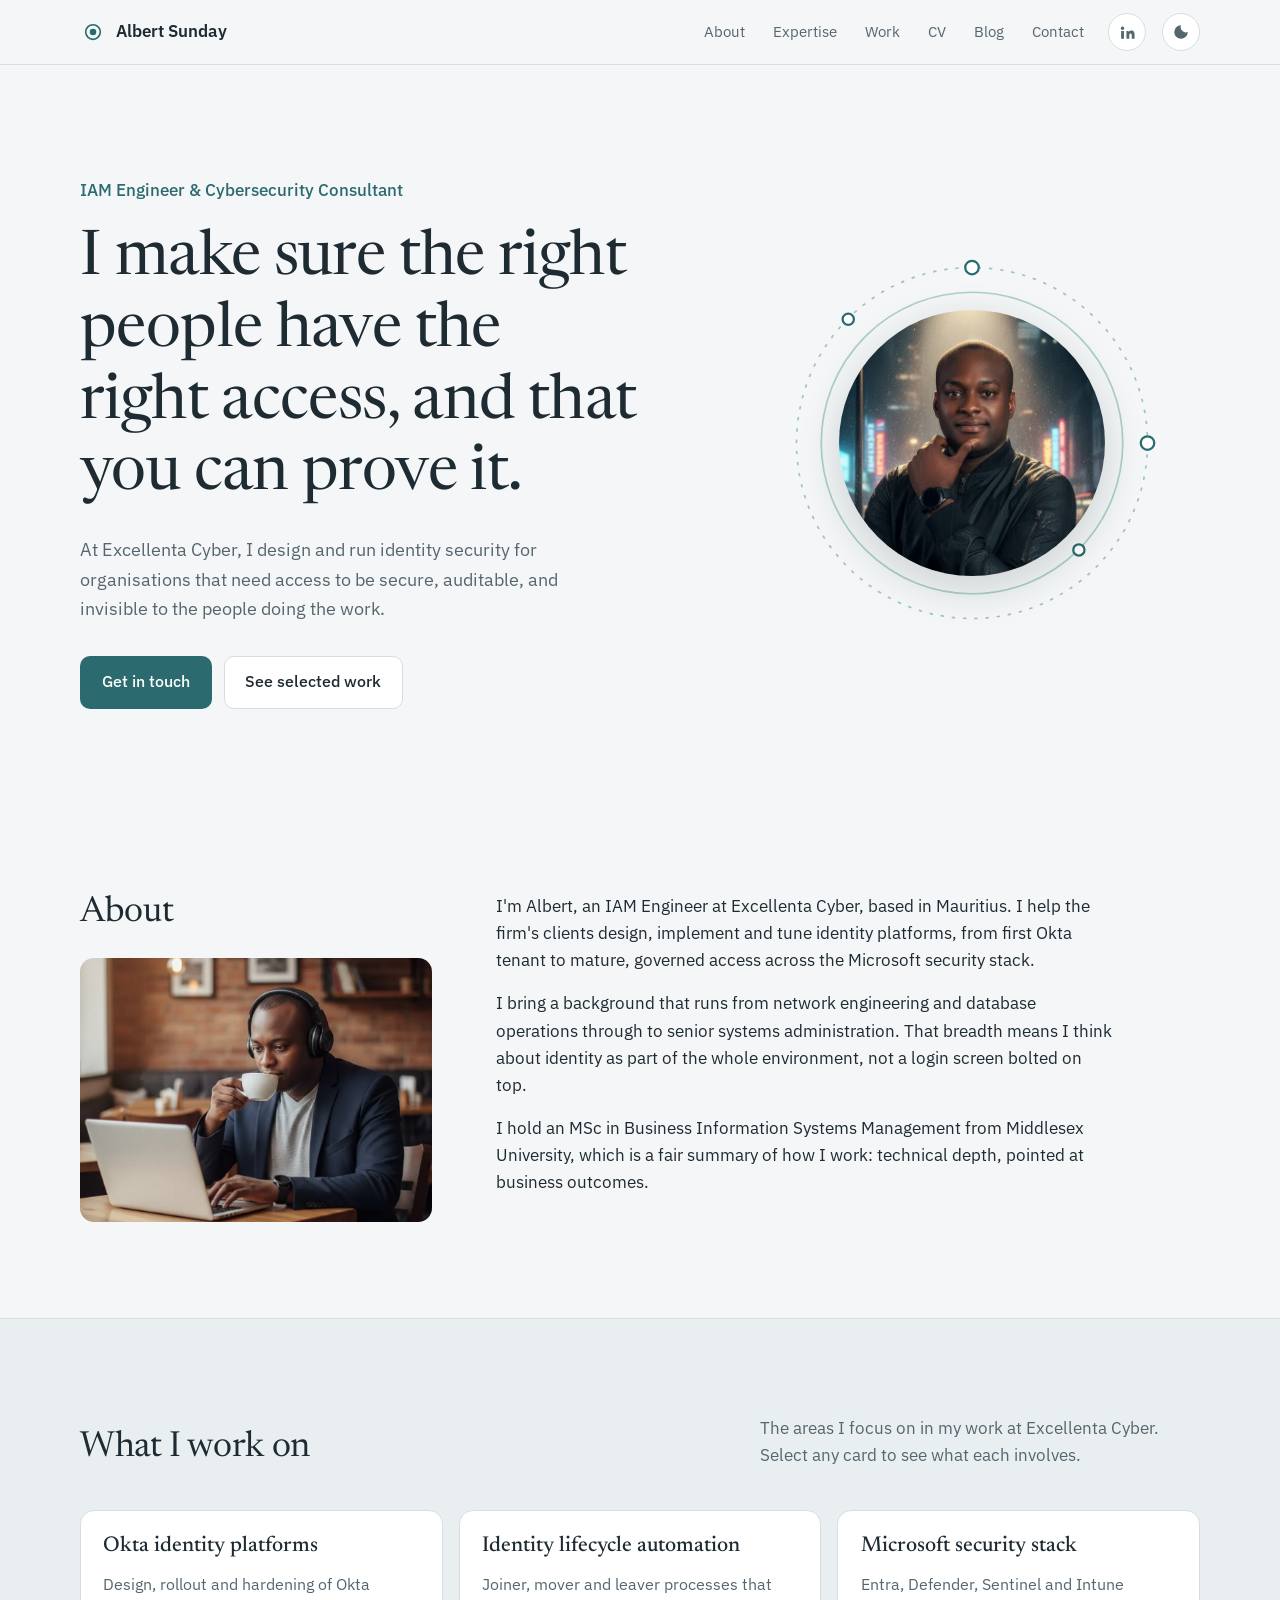
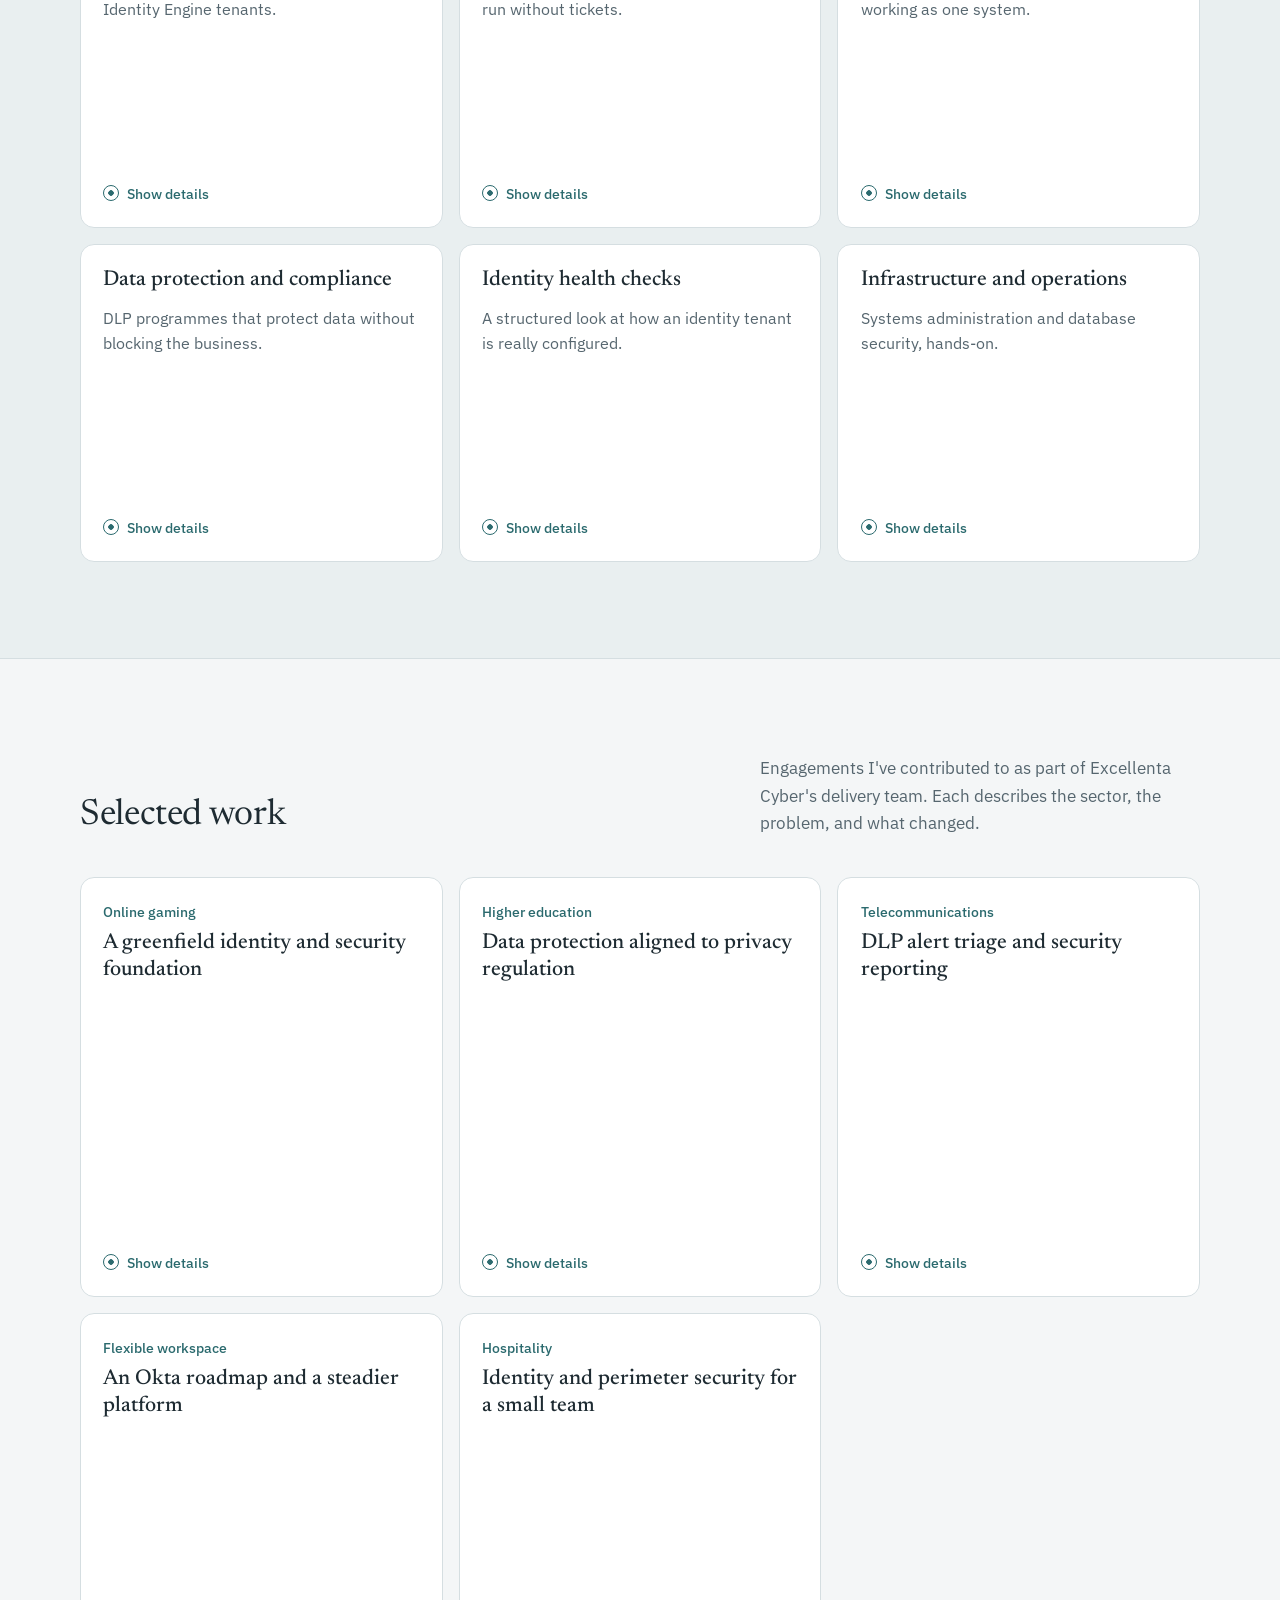
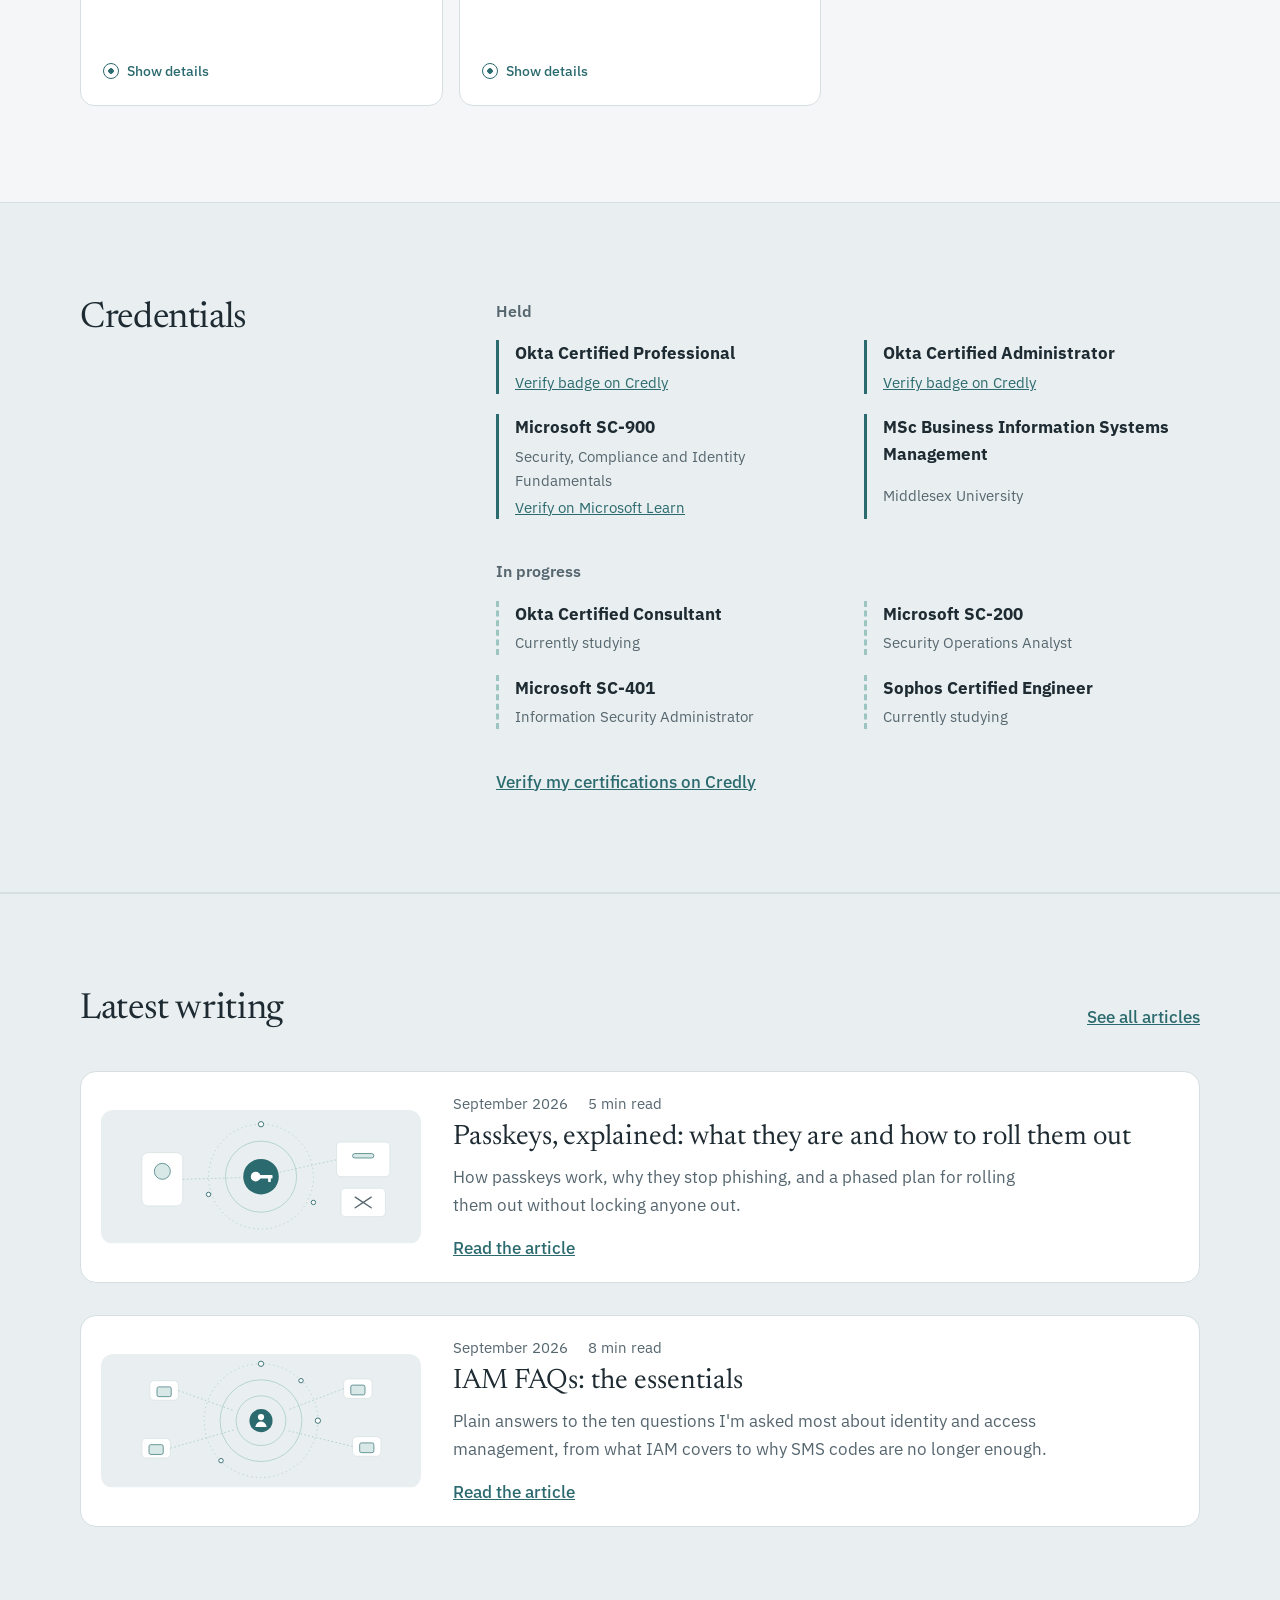
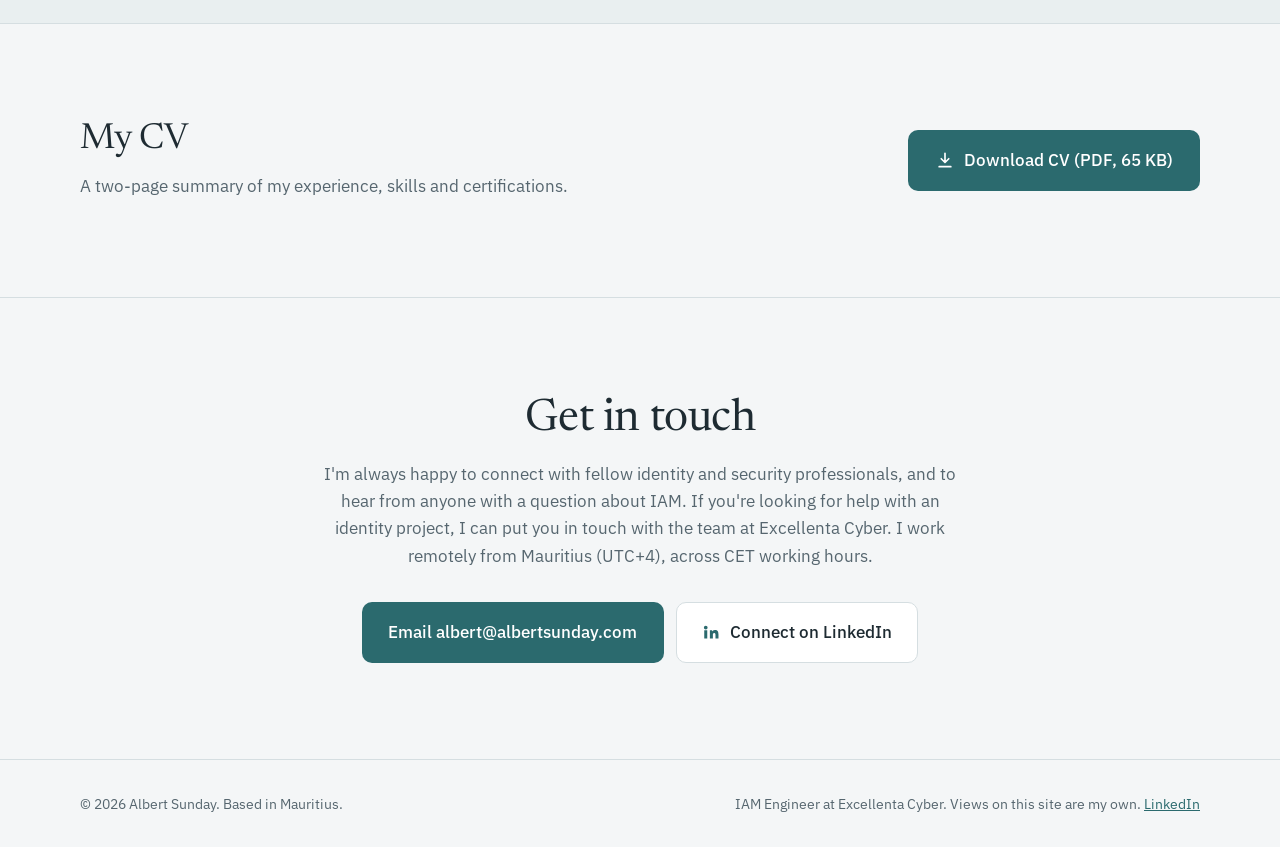
<file: index.html>
<!DOCTYPE html>
<html lang="en">
<head>
  <meta charset="utf-8">
  <meta name="viewport" content="width=device-width, initial-scale=1, viewport-fit=cover">
  <title>Albert Sunday — IAM Engineer &amp; Cybersecurity Consultant</title>
  <meta name="description" content="Albert Sunday is an IAM Engineer at Excellenta Cyber, working with Okta and the Microsoft identity and security stack. Based in Mauritius.">
  <link rel="canonical" href="https://albertsunday.com/">
  <meta property="og:type" content="website">
  <meta property="og:site_name" content="Albert Sunday">
  <meta property="og:title" content="Albert Sunday — IAM Engineer &amp; Cybersecurity Consultant">
  <meta property="og:description" content="Albert Sunday is an IAM Engineer at Excellenta Cyber, working with Okta and the Microsoft identity and security stack. Based in Mauritius.">
  <meta property="og:url" content="https://albertsunday.com/">
  <meta property="og:image" content="https://albertsunday.com/og-image.jpg">
  <meta property="og:image:width" content="1200">
  <meta property="og:image:height" content="630">
  <meta property="og:image:alt" content="Albert Sunday, IAM Engineer and Cybersecurity Consultant">
  <meta name="twitter:card" content="summary_large_image">
  <script type="application/ld+json">{"@context": "https://schema.org", "@type": "Person", "name": "Albert Sunday", "url": "https://albertsunday.com/", "image": "https://albertsunday.com/images/portrait.webp", "jobTitle": "IAM Engineer", "worksFor": {"@type": "Organization", "name": "Excellenta Cyber"}, "address": {"@type": "PostalAddress", "addressCountry": "MU"}, "knowsAbout": ["Identity and access management", "Okta", "Microsoft Entra ID", "Microsoft Purview", "Single sign-on", "Multi-factor authentication", "SCIM provisioning"], "sameAs": ["https://www.linkedin.com/in/albert-edidiong-168b92b1/", "https://www.credly.com/users/albert-sunday.f119caf0", "https://github.com/Albert-svg"]}</script>
  <link rel="icon" href="favicon.svg" type="image/svg+xml">
  <link rel="preconnect" href="https://fonts.googleapis.com">
  <link rel="preconnect" href="https://fonts.gstatic.com" crossorigin>
  <link href="https://fonts.googleapis.com/css2?family=IBM+Plex+Sans:wght@400;500;600&family=Newsreader:opsz,wght@6..72,400;6..72,500&display=swap" rel="stylesheet">
  <link rel="stylesheet" href="styles.css?v=6">
</head>
<body>
  <a class="skip" href="#main">Skip to content</a>

  <header class="site-header">
    <div class="wrap header-inner">
      <a class="brand" href="#top" aria-label="Albert Sunday, back to top">
        <svg class="brand-mark" viewBox="0 0 64 64" aria-hidden="true"><circle cx="32" cy="32" r="18" fill="none" stroke="currentColor" stroke-width="4"/><circle cx="32" cy="32" r="8" fill="currentColor"/></svg>
        Albert Sunday
      </a>
      <nav aria-label="Main">
        <ul class="nav-list">
          <li><a href="#about">About</a></li>
          <li><a href="#expertise">Expertise</a></li>
          <li><a href="#work">Work</a></li>
          <li><a href="#cv">CV</a></li>
          <li><a href="/blog/">Blog</a></li>
          <li><a href="#contact">Contact</a></li>
        </ul>
      </nav>
      <a class="icon-link" href="https://www.linkedin.com/in/albert-edidiong-168b92b1/" target="_blank" rel="noopener noreferrer" aria-label="Albert on LinkedIn (opens in a new tab)">
        <svg viewBox="0 0 24 24" aria-hidden="true"><path fill="currentColor" d="M4.98 3.5a2.5 2.5 0 1 1 0 5 2.5 2.5 0 0 1 0-5zM3 9.75h4v11H3v-11zm6.5 0h3.83v1.5h.05c.53-1 1.84-2.06 3.79-2.06 4.05 0 4.8 2.67 4.8 6.13v5.43h-4v-4.82c0-1.15-.02-2.63-1.6-2.63-1.61 0-1.86 1.25-1.86 2.55v4.9h-4v-11z"/></svg>
      </a>
      <button class="theme-toggle" type="button" aria-label="Switch colour theme">
        <svg viewBox="0 0 24 24" aria-hidden="true"><path d="M12 3a9 9 0 1 0 9 9 7 7 0 0 1-9-9z" fill="currentColor"/></svg>
      </button>
    </div>
  </header>

  <main id="main">
    <!-- Hero -->
    <section class="hero" id="top">
      <div class="wrap hero-grid">
        <div class="hero-text">
          <p class="hero-role">IAM Engineer &amp; Cybersecurity Consultant</p>
          <h1>I make sure the right people have the right access, and that you can prove it.</h1>
          <p class="hero-lede">At Excellenta Cyber, I design and run identity security for organisations that need access to be secure, auditable, and invisible to the people doing the work.</p>
          <div class="hero-actions">
            <a class="btn btn-primary" href="#contact">Get in touch</a>
            <a class="btn btn-quiet" href="#work">See selected work</a>
          </div>
        </div>
        <figure class="hero-figure">
          <div class="portrait-wrap">
            <svg viewBox="0 0 320 320" class="rings" aria-hidden="true">
              <circle cx="160" cy="160" r="156" class="ring r1"/>
              <circle cx="160" cy="160" r="134" class="ring r2"/>
              <g class="nodes">
                <circle cx="160" cy="4"   r="6"/>
                <circle cx="316" cy="160" r="6"/>
                <circle cx="50"  cy="50"  r="5"/>
                <circle cx="255" cy="255" r="5"/>
              </g>
            </svg>
            <img class="portrait" src="images/portrait.webp" width="560" height="560" alt="Portrait of Albert Sunday">
          </div>
        </figure>
      </div>
    </section>

    <!-- About -->
    <section class="section" id="about" aria-labelledby="about-title">
      <div class="wrap about-grid">
        <div class="about-side">
          <h2 id="about-title">About</h2>
          <img class="about-photo" src="images/working.webp" width="960" height="720" loading="lazy" alt="Albert working on a laptop in a café">
        </div>
        <div class="prose">
          <p>I'm Albert, an IAM Engineer at Excellenta Cyber, based in Mauritius. I help the firm's clients design, implement and tune identity platforms, from first Okta tenant to mature, governed access across the Microsoft security stack.</p>
          <p>I bring a background that runs from network engineering and database operations through to senior systems administration. That breadth means I think about identity as part of the whole environment, not a login screen bolted on top.</p>
          <p>I hold an MSc in Business Information Systems Management from Middlesex University, which is a fair summary of how I work: technical depth, pointed at business outcomes.</p>
        </div>
      </div>
    </section>

    <!-- Expertise -->
    <section class="section section-tint" id="expertise" aria-labelledby="expertise-title">
      <div class="wrap">
        <div class="section-head">
          <h2 id="expertise-title">What I work on</h2>
          <p>The areas I focus on in my work at Excellenta Cyber. Select any card to see what each involves.</p>
        </div>
        <div class="cards">
          <article class="card">
            <div class="card-inner">
              <button class="card-face card-front" type="button" aria-expanded="false" aria-controls="exp-1">
                <span class="card-title">Okta identity platforms</span>
              <span class="card-line">Design, rollout and hardening of Okta Identity Engine tenants.</span>
                <span class="card-hint">Show details</span>
              </button>
              <div class="card-face card-back" id="exp-1" aria-hidden="true" inert>
                <p>End-to-end Okta work: tenant design, SSO and federation (SAML, OIDC, WS-Federation), SCIM provisioning, and policy that stays readable as the organisation grows.</p>
              <ul class="tags"><li>Okta Identity Engine</li><li>FastPass</li><li>Adaptive MFA</li><li>ThreatInsight</li><li>SCIM</li></ul>
                <button class="card-return" type="button">Flip back</button>
              </div>
            </div>
          </article>

          <article class="card">
            <div class="card-inner">
              <button class="card-face card-front" type="button" aria-expanded="false" aria-controls="exp-2">
                <span class="card-title">Identity lifecycle automation</span>
              <span class="card-line">Joiner, mover and leaver processes that run without tickets.</span>
                <span class="card-hint">Show details</span>
              </button>
              <div class="card-face card-back" id="exp-2" aria-hidden="true" inert>
                <p>Access that follows the person: HR-driven provisioning, role changes that adjust entitlements automatically, and clean, timely deprovisioning when people leave.</p>
              <ul class="tags"><li>Okta Workflows</li><li>Identity Governance</li><li>Access reviews</li></ul>
                <button class="card-return" type="button">Flip back</button>
              </div>
            </div>
          </article>

          <article class="card">
            <div class="card-inner">
              <button class="card-face card-front" type="button" aria-expanded="false" aria-controls="exp-3">
                <span class="card-title">Microsoft security stack</span>
              <span class="card-line">Entra, Defender, Sentinel and Intune working as one system.</span>
                <span class="card-hint">Show details</span>
              </button>
              <div class="card-face card-back" id="exp-3" aria-hidden="true" inert>
                <p>Configuring and connecting Microsoft's security tooling so identity signals, device posture and threat detection inform each other, with Okta or Entra as the identity source.</p>
              <ul class="tags"><li>Microsoft Entra</li><li>Defender</li><li>Sentinel</li><li>Intune</li></ul>
                <button class="card-return" type="button">Flip back</button>
              </div>
            </div>
          </article>

          <article class="card">
            <div class="card-inner">
              <button class="card-face card-front" type="button" aria-expanded="false" aria-controls="exp-4">
                <span class="card-title">Data protection and compliance</span>
              <span class="card-line">DLP programmes that protect data without blocking the business.</span>
                <span class="card-hint">Show details</span>
              </button>
              <div class="card-face card-back" id="exp-4" aria-hidden="true" inert>
                <p>Data classification, Purview DLP policy design, alert triage and reporting, mapped to the regulatory obligations an organisation actually has to meet.</p>
              <ul class="tags"><li>Microsoft Purview</li><li>DLP</li><li>Data classification</li><li>Security reporting</li></ul>
                <button class="card-return" type="button">Flip back</button>
              </div>
            </div>
          </article>

          <article class="card">
            <div class="card-inner">
              <button class="card-face card-front" type="button" aria-expanded="false" aria-controls="exp-5">
                <span class="card-title">Identity health checks</span>
              <span class="card-line">A structured look at how an identity tenant is really configured.</span>
                <span class="card-hint">Show details</span>
              </button>
              <div class="card-face card-back" id="exp-5" aria-hidden="true" inert>
                <p>A structured review of policies, authenticators, admin roles and integrations, delivered as a prioritised list of fixes rather than a wall of findings.</p>
              <ul class="tags"><li>Configuration review</li><li>Policy audit</li><li>Remediation roadmap</li></ul>
                <button class="card-return" type="button">Flip back</button>
              </div>
            </div>
          </article>

          <article class="card">
            <div class="card-inner">
              <button class="card-face card-front" type="button" aria-expanded="false" aria-controls="exp-6">
                <span class="card-title">Infrastructure and operations</span>
              <span class="card-line">Systems administration and database security, hands-on.</span>
                <span class="card-hint">Show details</span>
              </button>
              <div class="card-face card-back" id="exp-6" aria-hidden="true" inert>
                <p>A background in systems administration, database activity monitoring and infrastructure operations. It keeps my identity work grounded in how systems really run.</p>
              <ul class="tags"><li>Systems administration</li><li>Oracle AVDF</li><li>Network engineering</li></ul>
                <button class="card-return" type="button">Flip back</button>
              </div>
            </div>
          </article>
        </div>
      </div>
    </section>

    <!-- Selected work -->
    <section class="section" id="work" aria-labelledby="work-title">
      <div class="wrap">
        <div class="section-head">
          <h2 id="work-title">Selected work</h2>
          <p>Engagements I&#39;ve contributed to as part of Excellenta Cyber&#39;s delivery team. Each describes the sector, the problem, and what changed.</p>
        </div>
        <div class="cards cards-work">
          <article class="card card-work">
            <div class="card-inner">
              <button class="card-face card-front" type="button" aria-expanded="false" aria-controls="work-1">
                <span class="card-sector">Online gaming</span>
              <span class="card-title">A greenfield identity and security foundation</span>
                <span class="card-hint">Show details</span>
              </button>
              <div class="card-face card-back" id="work-1" aria-hidden="true" inert>
                <dl class="case">
                <div><dt>Challenge</dt><dd>A growing operator needed identity and Microsoft 365 security built properly from the start.</dd></div>
                <div><dt>What I did</dt><dd>Designed the Okta tenant and M365 security baseline together, covering SSO, MFA policy and device trust.</dd></div>
                <div><dt>Outcome</dt><dd>A single, governed identity layer across the business, ready to scale.</dd></div>
              </dl>
                <button class="card-return" type="button">Flip back</button>
              </div>
            </div>
          </article>

          <article class="card card-work">
            <div class="card-inner">
              <button class="card-face card-front" type="button" aria-expanded="false" aria-controls="work-2">
                <span class="card-sector">Higher education</span>
              <span class="card-title">Data protection aligned to privacy regulation</span>
                <span class="card-hint">Show details</span>
              </button>
              <div class="card-face card-back" id="work-2" aria-hidden="true" inert>
                <dl class="case">
                <div><dt>Challenge</dt><dd>Sensitive student and staff data needed protection that satisfied privacy law.</dd></div>
                <div><dt>What I did</dt><dd>Worked as part of the team delivering a Purview DLP programme, structuring the project plan and automating how the work was tracked.</dd></div>
                <div><dt>Outcome</dt><dd>Clear visibility of sensitive data and a defensible compliance position.</dd></div>
              </dl>
                <button class="card-return" type="button">Flip back</button>
              </div>
            </div>
          </article>

          <article class="card card-work">
            <div class="card-inner">
              <button class="card-face card-front" type="button" aria-expanded="false" aria-controls="work-3">
                <span class="card-sector">Telecommunications</span>
              <span class="card-title">DLP alert triage and security reporting</span>
                <span class="card-hint">Show details</span>
              </button>
              <div class="card-face card-back" id="work-3" aria-hidden="true" inert>
                <dl class="case">
                <div><dt>Challenge</dt><dd>High volumes of DLP alerts with little signal about what mattered.</dd></div>
                <div><dt>What I did</dt><dd>Ran structured alert triage and produced weekly security reporting for stakeholders.</dd></div>
                <div><dt>Outcome</dt><dd>Faster response to real incidents and reporting leadership could act on.</dd></div>
              </dl>
                <button class="card-return" type="button">Flip back</button>
              </div>
            </div>
          </article>

          <article class="card card-work">
            <div class="card-inner">
              <button class="card-face card-front" type="button" aria-expanded="false" aria-controls="work-4">
                <span class="card-sector">Flexible workspace</span>
              <span class="card-title">An Okta roadmap and a steadier platform</span>
                <span class="card-hint">Show details</span>
              </button>
              <div class="card-face card-back" id="work-4" aria-hidden="true" inert>
                <dl class="case">
                <div><dt>Challenge</dt><dd>An existing Okta environment with recurring issues and no clear direction.</dd></div>
                <div><dt>What I did</dt><dd>Resolved live problems and set out a phased IAM roadmap for the platform.</dd></div>
                <div><dt>Outcome</dt><dd>Fewer disruptions and an agreed plan for what to improve next.</dd></div>
              </dl>
                <button class="card-return" type="button">Flip back</button>
              </div>
            </div>
          </article>

          <article class="card card-work">
            <div class="card-inner">
              <button class="card-face card-front" type="button" aria-expanded="false" aria-controls="work-5">
                <span class="card-sector">Hospitality</span>
              <span class="card-title">Identity and perimeter security for a small team</span>
                <span class="card-hint">Show details</span>
              </button>
              <div class="card-face card-back" id="work-5" aria-hidden="true" inert>
                <dl class="case">
                <div><dt>Challenge</dt><dd>A small organisation needing enterprise-grade access control without enterprise overhead.</dd></div>
                <div><dt>What I did</dt><dd>Implemented Okta for staff access and tightened firewall configuration.</dd></div>
                <div><dt>Outcome</dt><dd>Secure, simple sign-in for staff and a cleaner network boundary.</dd></div>
              </dl>
                <button class="card-return" type="button">Flip back</button>
              </div>
            </div>
          </article>
        </div>
      </div>
    </section>

    <!-- Credentials -->
    <section class="section section-tint" id="credentials" aria-labelledby="cred-title">
      <div class="wrap about-grid">
        <h2 id="cred-title">Credentials</h2>
        <div class="creds-groups">
          <div>
            <h3 class="creds-heading">Held</h3>
            <ul class="creds">
              <li><strong>Okta Certified Professional</strong><a href="https://www.credly.com/badges/529195c6-802a-4eba-8057-f3e198c20491/public_url" target="_blank" rel="noopener noreferrer">Verify badge on Credly</a></li>
              <li><strong>Okta Certified Administrator</strong><a href="https://www.credly.com/badges/7959263e-325c-4fb4-95ea-4f521dfed7fe/public_url" target="_blank" rel="noopener noreferrer">Verify badge on Credly</a></li>
              <li><strong>Microsoft SC-900</strong><span>Security, Compliance and Identity Fundamentals</span><a href="https://learn.microsoft.com/api/credentials/share/en-us/AlbertSunday-0107/98D5DFF57B294CCD?sharingId=953812887DF8CEA6" target="_blank" rel="noopener noreferrer">Verify on Microsoft Learn</a></li>
              <li><strong>MSc Business Information Systems Management</strong><span>Middlesex University</span></li>
            </ul>
          </div>
          <div>
            <h3 class="creds-heading">In progress</h3>
            <ul class="creds creds-progress">
              <li><strong>Okta Certified Consultant</strong><span>Currently studying</span></li>
              <li><strong>Microsoft SC-200</strong><span>Security Operations Analyst</span></li>
              <li><strong>Microsoft SC-401</strong><span>Information Security Administrator</span></li>
              <li><strong>Sophos Certified Engineer</strong><span>Currently studying</span></li>
            </ul>
          </div>
          <p class="creds-verify"><a href="https://www.credly.com/users/albert-sunday.f119caf0" target="_blank" rel="noopener noreferrer">Verify my certifications on Credly</a></p>
        </div>
      </div>
    </section>

    <!-- Latest writing -->
    <section class="section section-tint" id="writing" aria-labelledby="writing-title">
      <div class="wrap">
        <div class="section-head">
          <h2 id="writing-title">Latest writing</h2>
          <p><a class="post-link" href="/blog/">See all articles</a></p>
        </div>
        <ul class="post-list">
          <li class="post">
            <a class="post-thumb" href="/blog/passkeys-explained/" tabindex="-1" aria-hidden="true"><svg class="post-thumb-art" viewBox="0 0 720 300" role="img" aria-label="Illustration: a key linking a device to a website, with a look-alike site blocked">
<rect class="hero-bg" x="0" y="0" width="720" height="300" rx="18"/>
<circle class="hero-ring hero-r1" cx="360" cy="150" r="118"/>
<circle class="hero-ring" cx="360" cy="150" r="80"/>
<g class="hero-apps"><rect x="92" y="96" width="92" height="120" rx="14"/><rect x="530" y="72" width="120" height="78" rx="10"/><rect x="540" y="176" width="100" height="64" rx="10"/></g>
<circle class="hero-core" cx="360" cy="150" r="40"/>
<circle class="hero-person" cx="348" cy="150" r="11"/><rect class="hero-person" x="356" y="146" width="30" height="8" rx="2"/><rect class="hero-person" x="376" y="146" width="6" height="16" rx="1"/>
<g class="hero-links"><line x1="184" y1="156" x2="318" y2="152"/><line x1="402" y1="140" x2="530" y2="112"/></g>
<g class="hero-lock"><rect x="120" y="120" width="36" height="36" rx="18"/><rect x="566" y="98" width="48" height="10" rx="5"/></g>
<g class="hero-nodes"><circle cx="360" cy="32" r="6"/><circle cx="242" cy="190" r="5"/><circle cx="478" cy="208" r="5"/></g>
<path class="hero-block" d="M572 196l36 24M608 196l-36 24"/>
</svg></a>
            <div class="post-text">
              <p class="post-meta"><time datetime="2026-09">September 2026</time><span>5 min read</span></p>
              <h3 class="post-title"><a href="/blog/passkeys-explained/">Passkeys, explained: what they are and how to roll them out</a></h3>
              <p>How passkeys work, why they stop phishing, and a phased plan for rolling them out without locking anyone out.</p>
              <a class="post-link" href="/blog/passkeys-explained/">Read the article</a>
            </div>
          </li>
          <li class="post">
            <a class="post-thumb" href="/blog/iam-faqs/" tabindex="-1" aria-hidden="true"><svg class="post-thumb-art" viewBox="0 0 720 300" role="img" aria-label="Illustration: a central identity surrounded by rings of access, connected to applications">
<rect class="hero-bg" x="0" y="0" width="720" height="300" rx="18"/>
<circle class="hero-ring hero-r1" cx="360" cy="150" r="128"/>
<circle class="hero-ring" cx="360" cy="150" r="92"/>
<circle class="hero-ring" cx="360" cy="150" r="56"/>
<circle class="hero-core" cx="360" cy="150" r="26"/>
<circle class="hero-person" cx="360" cy="142" r="7"/>
<path class="hero-person" d="M347 164c2-8 8-12 13-12s11 4 13 12z"/>
<g class="hero-apps">
<rect x="110" y="60" width="64" height="44" rx="10"/><rect x="92" y="190" width="64" height="44" rx="10"/>
<rect x="546" y="56" width="64" height="44" rx="10"/><rect x="566" y="186" width="64" height="44" rx="10"/>
</g>
<g class="hero-links"><line x1="174" y1="82" x2="300" y2="128"/><line x1="156" y1="212" x2="302" y2="170"/><line x1="546" y1="78" x2="420" y2="126"/><line x1="566" y1="208" x2="418" y2="172"/></g>
<g class="hero-nodes"><circle cx="360" cy="22" r="6"/><circle cx="488" cy="150" r="6"/><circle cx="270" cy="240" r="5"/><circle cx="450" cy="60" r="5"/></g>
<g class="hero-lock"><rect x="126" y="74" width="32" height="22" rx="4"/><rect x="562" y="70" width="32" height="22" rx="4"/><rect x="108" y="204" width="32" height="22" rx="4"/><rect x="582" y="200" width="32" height="22" rx="4"/></g>
</svg></a>
            <div class="post-text">
              <p class="post-meta"><time datetime="2026-09">September 2026</time><span>8 min read</span></p>
              <h3 class="post-title"><a href="/blog/iam-faqs/">IAM FAQs: the essentials</a></h3>
              <p>Plain answers to the ten questions I'm asked most about identity and access management, from what IAM covers to why SMS codes are no longer enough.</p>
              <a class="post-link" href="/blog/iam-faqs/">Read the article</a>
            </div>
          </li>
        </ul>
      </div>
    </section>

    <!-- CV download -->
    <section class="section cv-section" id="cv" aria-labelledby="cv-title">
      <div class="wrap cv-inner">
        <div class="cv-text">
          <h2 id="cv-title">My CV</h2>
          <p>A two-page summary of my experience, skills and certifications.</p>
        </div>
        <a class="btn btn-primary btn-large btn-icon cv-btn" href="Albert-Sunday-CV.pdf" download="Albert-Sunday-CV.pdf">
          <svg viewBox="0 0 24 24" aria-hidden="true"><path fill="none" stroke="currentColor" stroke-width="2" stroke-linecap="round" stroke-linejoin="round" d="M12 4v11m0 0l-4.5-4.5M12 15l4.5-4.5M5 20h14"/></svg>
          Download CV (PDF, 65 KB)
        </a>
      </div>
    </section>

    <!-- Contact -->
    <section class="section contact" id="contact" aria-labelledby="contact-title">
      <div class="wrap contact-inner">
        <h2 id="contact-title">Get in touch</h2>
        <p>I&#39;m always happy to connect with fellow identity and security professionals, and to hear from anyone with a question about IAM. If you&#39;re looking for help with an identity project, I can put you in touch with the team at Excellenta Cyber. I work remotely from Mauritius (UTC+4), across CET working hours.</p>
        <div class="contact-actions">
          <a class="btn btn-primary btn-large" href="mailto:albert@albertsunday.com">Email albert@albertsunday.com</a>
          <a class="btn btn-quiet btn-large btn-icon" href="https://www.linkedin.com/in/albert-edidiong-168b92b1/" target="_blank" rel="noopener noreferrer">
            <svg viewBox="0 0 24 24" aria-hidden="true"><path fill="currentColor" d="M4.98 3.5a2.5 2.5 0 1 1 0 5 2.5 2.5 0 0 1 0-5zM3 9.75h4v11H3v-11zm6.5 0h3.83v1.5h.05c.53-1 1.84-2.06 3.79-2.06 4.05 0 4.8 2.67 4.8 6.13v5.43h-4v-4.82c0-1.15-.02-2.63-1.6-2.63-1.61 0-1.86 1.25-1.86 2.55v4.9h-4v-11z"/></svg>
            Connect on LinkedIn
          </a>
        </div>
      </div>
    </section>
  </main>

  <footer class="site-footer">
    <div class="wrap footer-inner">
      <p>&copy; <span id="year">2026</span> Albert Sunday. Based in Mauritius.</p>
      <p>IAM Engineer at Excellenta Cyber. Views on this site are my own. <a href="https://www.linkedin.com/in/albert-edidiong-168b92b1/" target="_blank" rel="noopener noreferrer">LinkedIn</a></p>
    </div>
  </footer>

  <script src="script.js?v=6"></script>
</body>
</html>
</file>
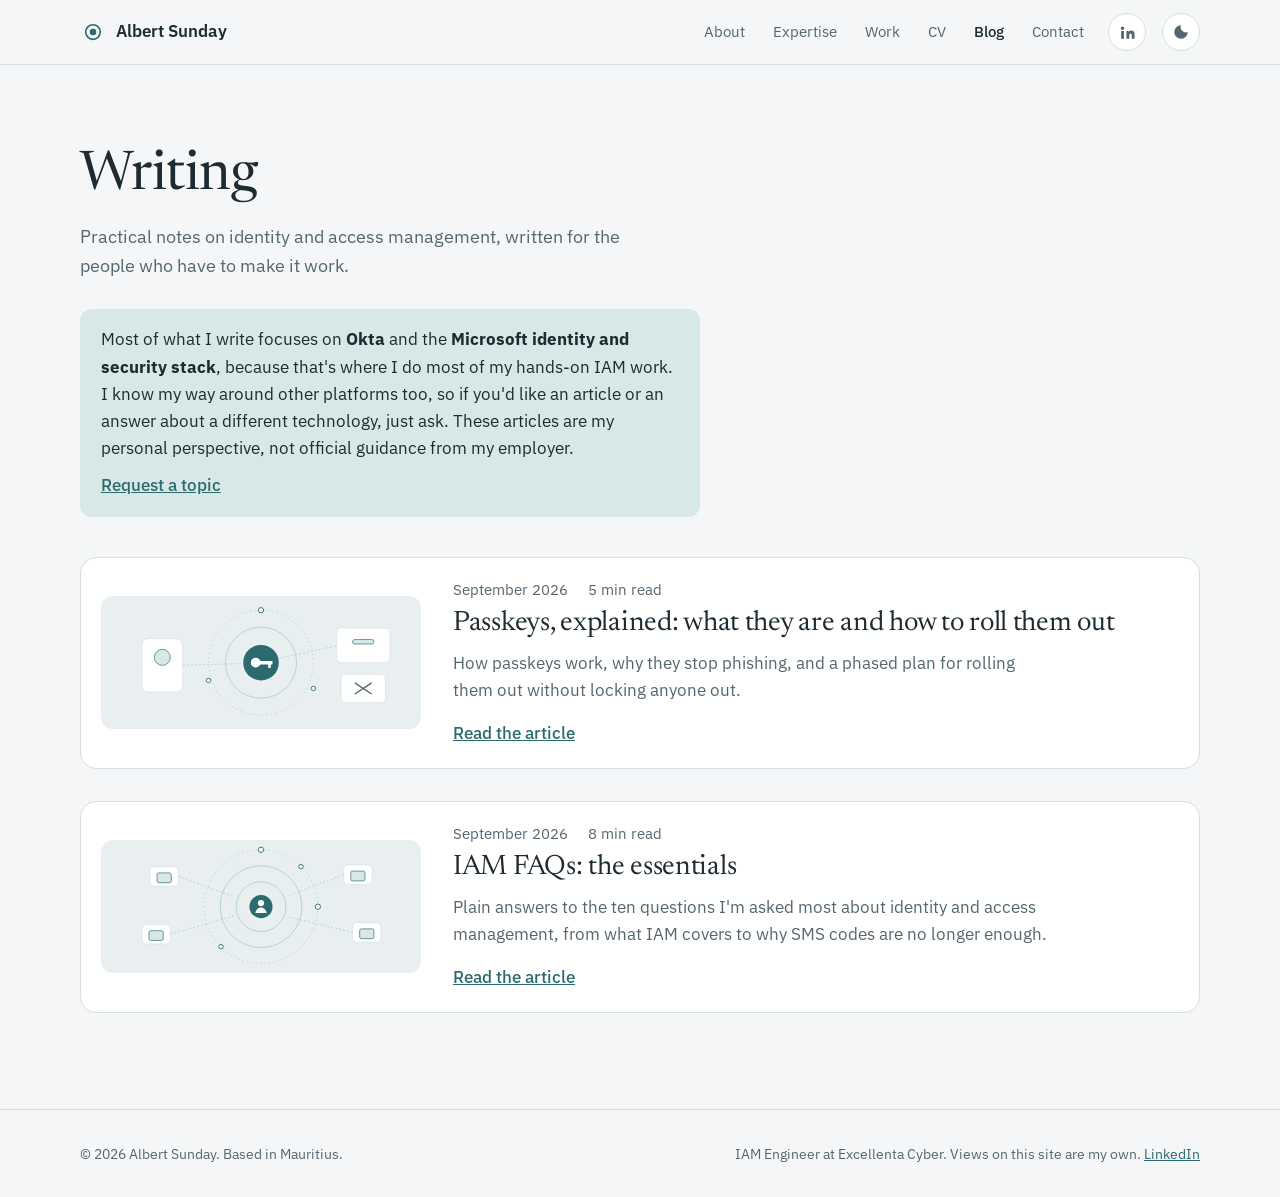
<file: blog/index.html>
<!DOCTYPE html>
<html lang="en">
<head>
  <meta charset="utf-8">
  <meta name="viewport" content="width=device-width, initial-scale=1, viewport-fit=cover">
  <title>Writing | Albert Sunday</title>
  <meta name="description" content="Practical notes on identity and access management by Albert Sunday, IAM Engineer.">
  <link rel="canonical" href="https://albertsunday.com/blog/">
  <meta property="og:type" content="website">
  <meta property="og:site_name" content="Albert Sunday">
  <meta property="og:title" content="Writing | Albert Sunday">
  <meta property="og:description" content="Practical notes on identity and access management by Albert Sunday, IAM Engineer.">
  <meta property="og:url" content="https://albertsunday.com/blog/">
  <meta property="og:image" content="https://albertsunday.com/og-image.jpg">
  <meta property="og:image:width" content="1200">
  <meta property="og:image:height" content="630">
  <meta name="twitter:card" content="summary_large_image">
  <link rel="icon" href="/favicon.svg" type="image/svg+xml">
  <link rel="preconnect" href="https://fonts.googleapis.com">
  <link rel="preconnect" href="https://fonts.gstatic.com" crossorigin>
  <link href="https://fonts.googleapis.com/css2?family=IBM+Plex+Sans:wght@400;500;600&family=Newsreader:opsz,wght@6..72,400;6..72,500&display=swap" rel="stylesheet">
  <link rel="stylesheet" href="/styles.css?v=6">
</head>
<body>
  <a class="skip" href="#main">Skip to content</a>

  <header class="site-header">
    <div class="wrap header-inner">
      <a class="brand" href="/" aria-label="Albert Sunday, home">
        <svg class="brand-mark" viewBox="0 0 64 64" aria-hidden="true"><circle cx="32" cy="32" r="18" fill="none" stroke="currentColor" stroke-width="4"/><circle cx="32" cy="32" r="8" fill="currentColor"/></svg>
        Albert Sunday
      </a>
      <nav aria-label="Main">
        <ul class="nav-list">
          <li><a href="/#about">About</a></li>
          <li><a href="/#expertise">Expertise</a></li>
          <li><a href="/#work">Work</a></li>
          <li><a href="/#cv">CV</a></li>
          <li><a href="/blog/" aria-current="page">Blog</a></li>
          <li><a href="/#contact">Contact</a></li>
        </ul>
      </nav>
      <a class="icon-link" href="https://www.linkedin.com/in/albert-edidiong-168b92b1/" target="_blank" rel="noopener noreferrer" aria-label="Albert on LinkedIn (opens in a new tab)">
        <svg viewBox="0 0 24 24" aria-hidden="true"><path fill="currentColor" d="M4.98 3.5a2.5 2.5 0 1 1 0 5 2.5 2.5 0 0 1 0-5zM3 9.75h4v11H3v-11zm6.5 0h3.83v1.5h.05c.53-1 1.84-2.06 3.79-2.06 4.05 0 4.8 2.67 4.8 6.13v5.43h-4v-4.82c0-1.15-.02-2.63-1.6-2.63-1.61 0-1.86 1.25-1.86 2.55v4.9h-4v-11z"/></svg>
      </a>
      <button class="theme-toggle" type="button" aria-label="Switch colour theme">
        <svg viewBox="0 0 24 24" aria-hidden="true"><path d="M12 3a9 9 0 1 0 9 9 7 7 0 0 1-9-9z" fill="currentColor"/></svg>
      </button>
    </div>
  </header>

  <main id="main">
    <section class="blog-head">
      <div class="wrap">
        <h1>Writing</h1>
        <p class="blog-intro">Practical notes on identity and access management, written for the people who have to make it work.</p>
        <div class="blog-note">
          <p>Most of what I write focuses on <strong>Okta</strong> and the <strong>Microsoft identity and security stack</strong>, because that's where I do most of my hands-on IAM work. I know my way around other platforms too, so if you'd like an article or an answer about a different technology, just ask. These articles are my personal perspective, not official guidance from my employer.</p>
          <a class="post-link" href="mailto:albert@albertsunday.com?subject=Blog%20topic%20request">Request a topic</a>
        </div>
        <ul class="post-list">
          <li class="post">
            <a class="post-thumb" href="/blog/passkeys-explained/" tabindex="-1" aria-hidden="true"><svg class="post-thumb-art" viewBox="0 0 720 300" role="img" aria-label="Illustration: a key linking a device to a website, with a look-alike site blocked">
<rect class="hero-bg" x="0" y="0" width="720" height="300" rx="18"/>
<circle class="hero-ring hero-r1" cx="360" cy="150" r="118"/>
<circle class="hero-ring" cx="360" cy="150" r="80"/>
<g class="hero-apps"><rect x="92" y="96" width="92" height="120" rx="14"/><rect x="530" y="72" width="120" height="78" rx="10"/><rect x="540" y="176" width="100" height="64" rx="10"/></g>
<circle class="hero-core" cx="360" cy="150" r="40"/>
<circle class="hero-person" cx="348" cy="150" r="11"/><rect class="hero-person" x="356" y="146" width="30" height="8" rx="2"/><rect class="hero-person" x="376" y="146" width="6" height="16" rx="1"/>
<g class="hero-links"><line x1="184" y1="156" x2="318" y2="152"/><line x1="402" y1="140" x2="530" y2="112"/></g>
<g class="hero-lock"><rect x="120" y="120" width="36" height="36" rx="18"/><rect x="566" y="98" width="48" height="10" rx="5"/></g>
<g class="hero-nodes"><circle cx="360" cy="32" r="6"/><circle cx="242" cy="190" r="5"/><circle cx="478" cy="208" r="5"/></g>
<path class="hero-block" d="M572 196l36 24M608 196l-36 24"/>
</svg></a>
            <div class="post-text">
              <p class="post-meta"><time datetime="2026-09">September 2026</time><span>5 min read</span></p>
              <h2 class="post-title"><a href="/blog/passkeys-explained/">Passkeys, explained: what they are and how to roll them out</a></h2>
              <p>How passkeys work, why they stop phishing, and a phased plan for rolling them out without locking anyone out.</p>
              <a class="post-link" href="/blog/passkeys-explained/">Read the article</a>
            </div>
          </li>
          <li class="post">
            <a class="post-thumb" href="/blog/iam-faqs/" tabindex="-1" aria-hidden="true"><svg class="post-thumb-art" viewBox="0 0 720 300" role="img" aria-label="Illustration: a central identity surrounded by rings of access, connected to applications">
<rect class="hero-bg" x="0" y="0" width="720" height="300" rx="18"/>
<circle class="hero-ring hero-r1" cx="360" cy="150" r="128"/>
<circle class="hero-ring" cx="360" cy="150" r="92"/>
<circle class="hero-ring" cx="360" cy="150" r="56"/>
<circle class="hero-core" cx="360" cy="150" r="26"/>
<circle class="hero-person" cx="360" cy="142" r="7"/>
<path class="hero-person" d="M347 164c2-8 8-12 13-12s11 4 13 12z"/>
<g class="hero-apps">
<rect x="110" y="60" width="64" height="44" rx="10"/><rect x="92" y="190" width="64" height="44" rx="10"/>
<rect x="546" y="56" width="64" height="44" rx="10"/><rect x="566" y="186" width="64" height="44" rx="10"/>
</g>
<g class="hero-links"><line x1="174" y1="82" x2="300" y2="128"/><line x1="156" y1="212" x2="302" y2="170"/><line x1="546" y1="78" x2="420" y2="126"/><line x1="566" y1="208" x2="418" y2="172"/></g>
<g class="hero-nodes"><circle cx="360" cy="22" r="6"/><circle cx="488" cy="150" r="6"/><circle cx="270" cy="240" r="5"/><circle cx="450" cy="60" r="5"/></g>
<g class="hero-lock"><rect x="126" y="74" width="32" height="22" rx="4"/><rect x="562" y="70" width="32" height="22" rx="4"/><rect x="108" y="204" width="32" height="22" rx="4"/><rect x="582" y="200" width="32" height="22" rx="4"/></g>
</svg></a>
            <div class="post-text">
              <p class="post-meta"><time datetime="2026-09">September 2026</time><span>8 min read</span></p>
              <h2 class="post-title"><a href="/blog/iam-faqs/">IAM FAQs: the essentials</a></h2>
              <p>Plain answers to the ten questions I'm asked most about identity and access management, from what IAM covers to why SMS codes are no longer enough.</p>
              <a class="post-link" href="/blog/iam-faqs/">Read the article</a>
            </div>
          </li>
        </ul>
      </div>
    </section>
  </main>

  <footer class="site-footer">
    <div class="wrap footer-inner">
      <p>&copy; <span id="year">2026</span> Albert Sunday. Based in Mauritius.</p>
      <p>IAM Engineer at Excellenta Cyber. Views on this site are my own. <a href="https://www.linkedin.com/in/albert-edidiong-168b92b1/" target="_blank" rel="noopener noreferrer">LinkedIn</a></p>
    </div>
  </footer>

  <script src="/script.js?v=6"></script>
</body>
</html>
</file>
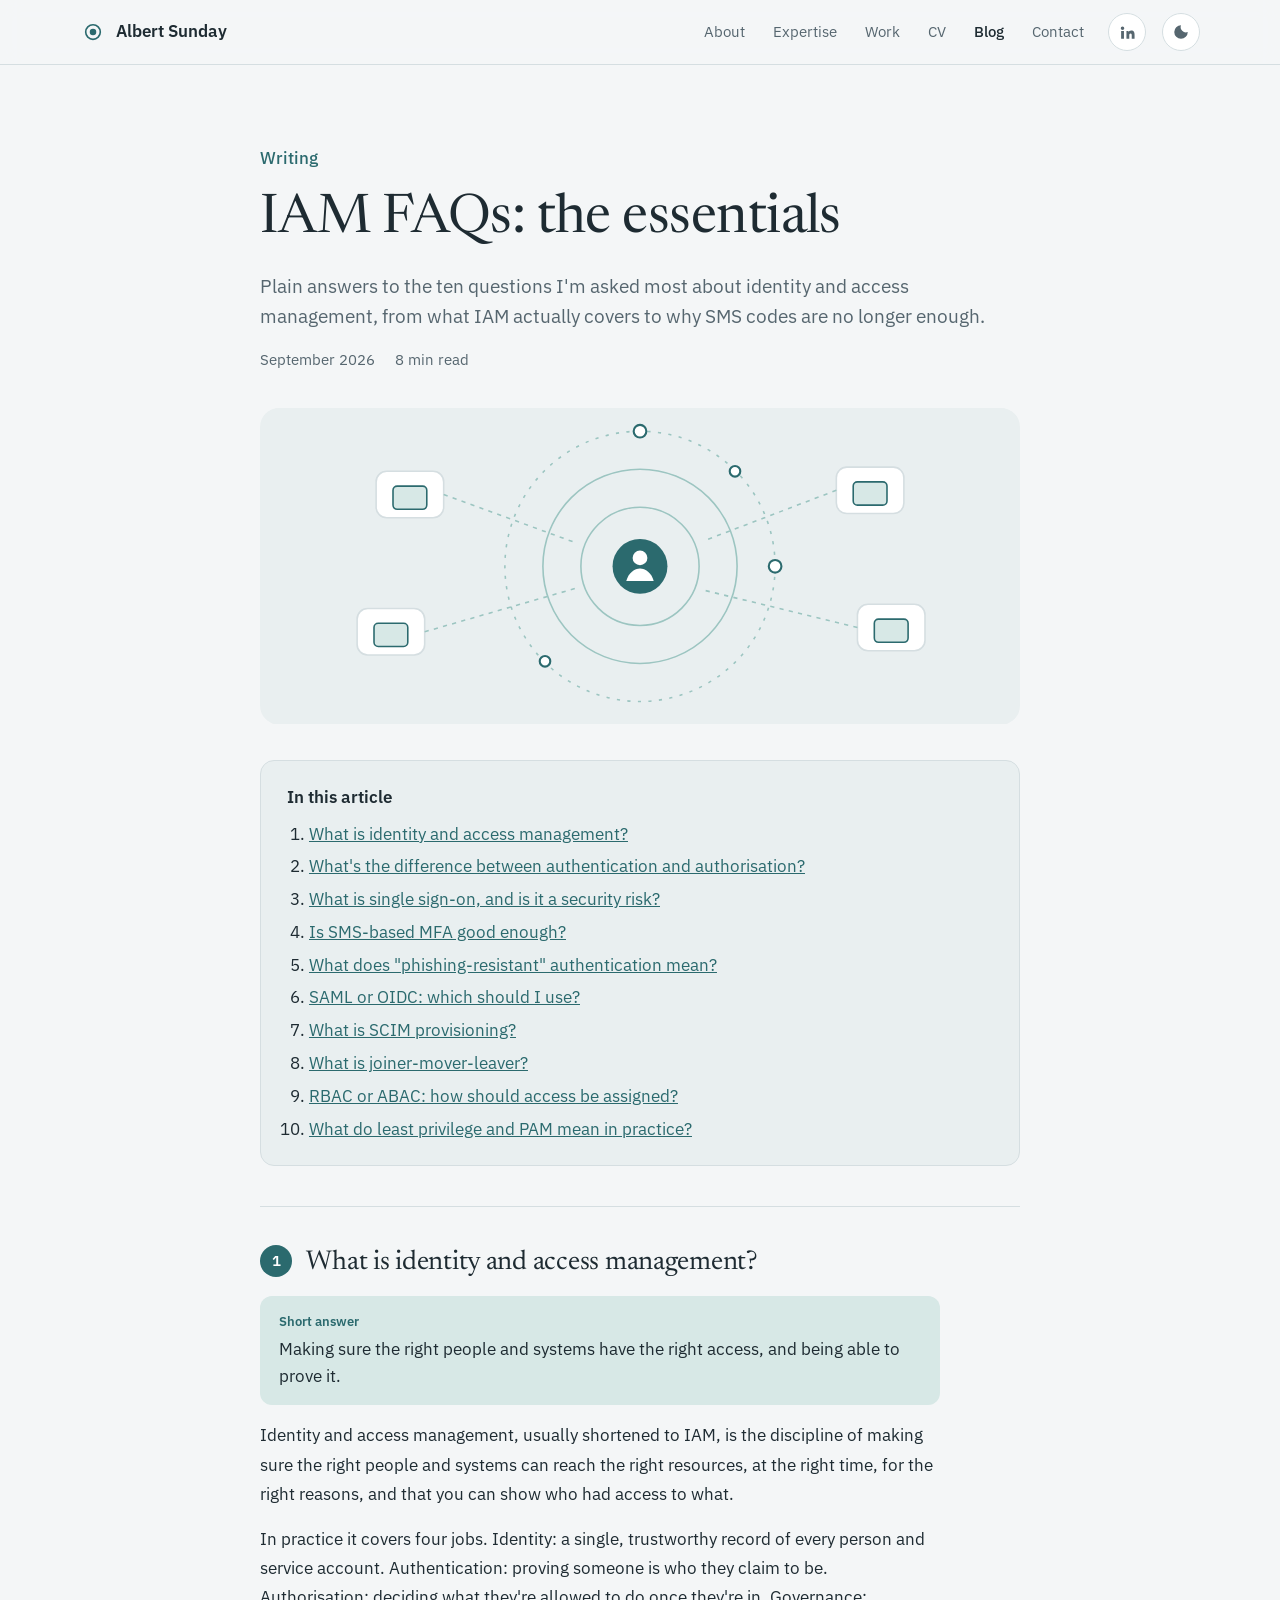
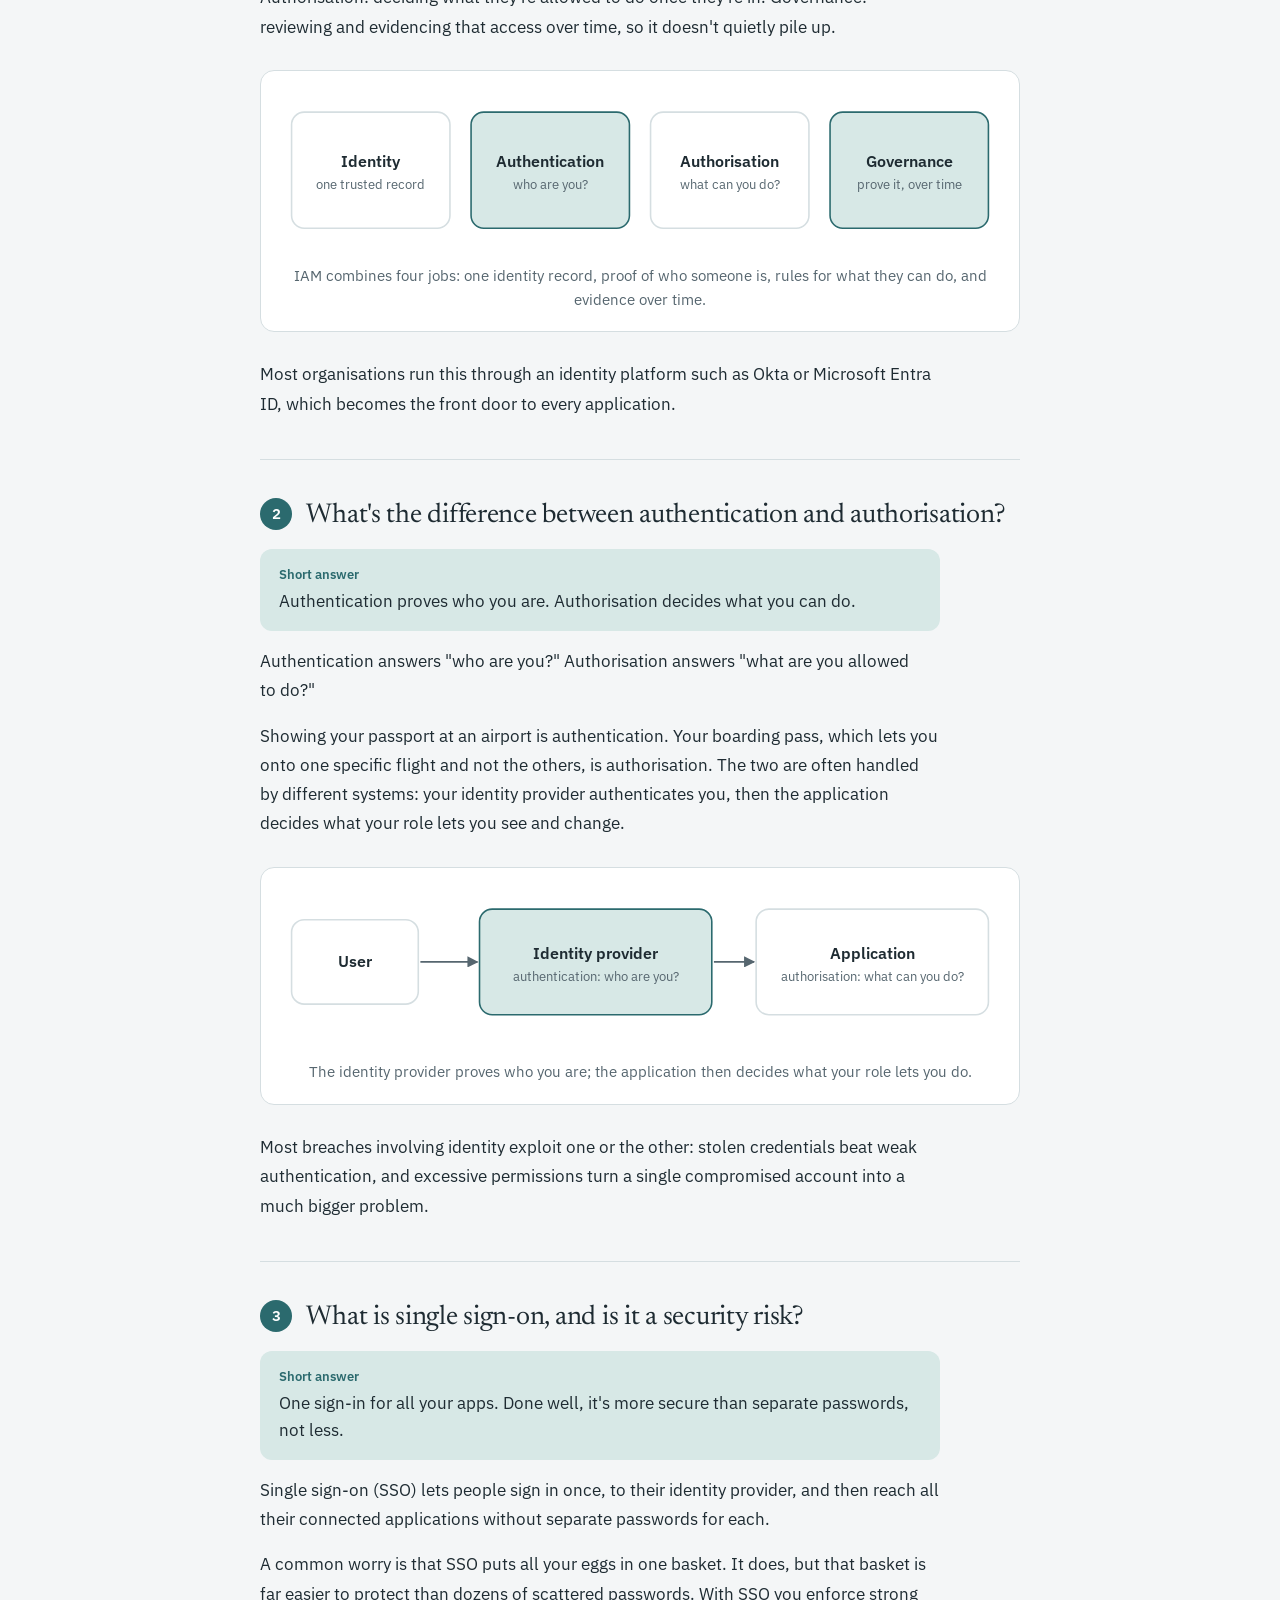
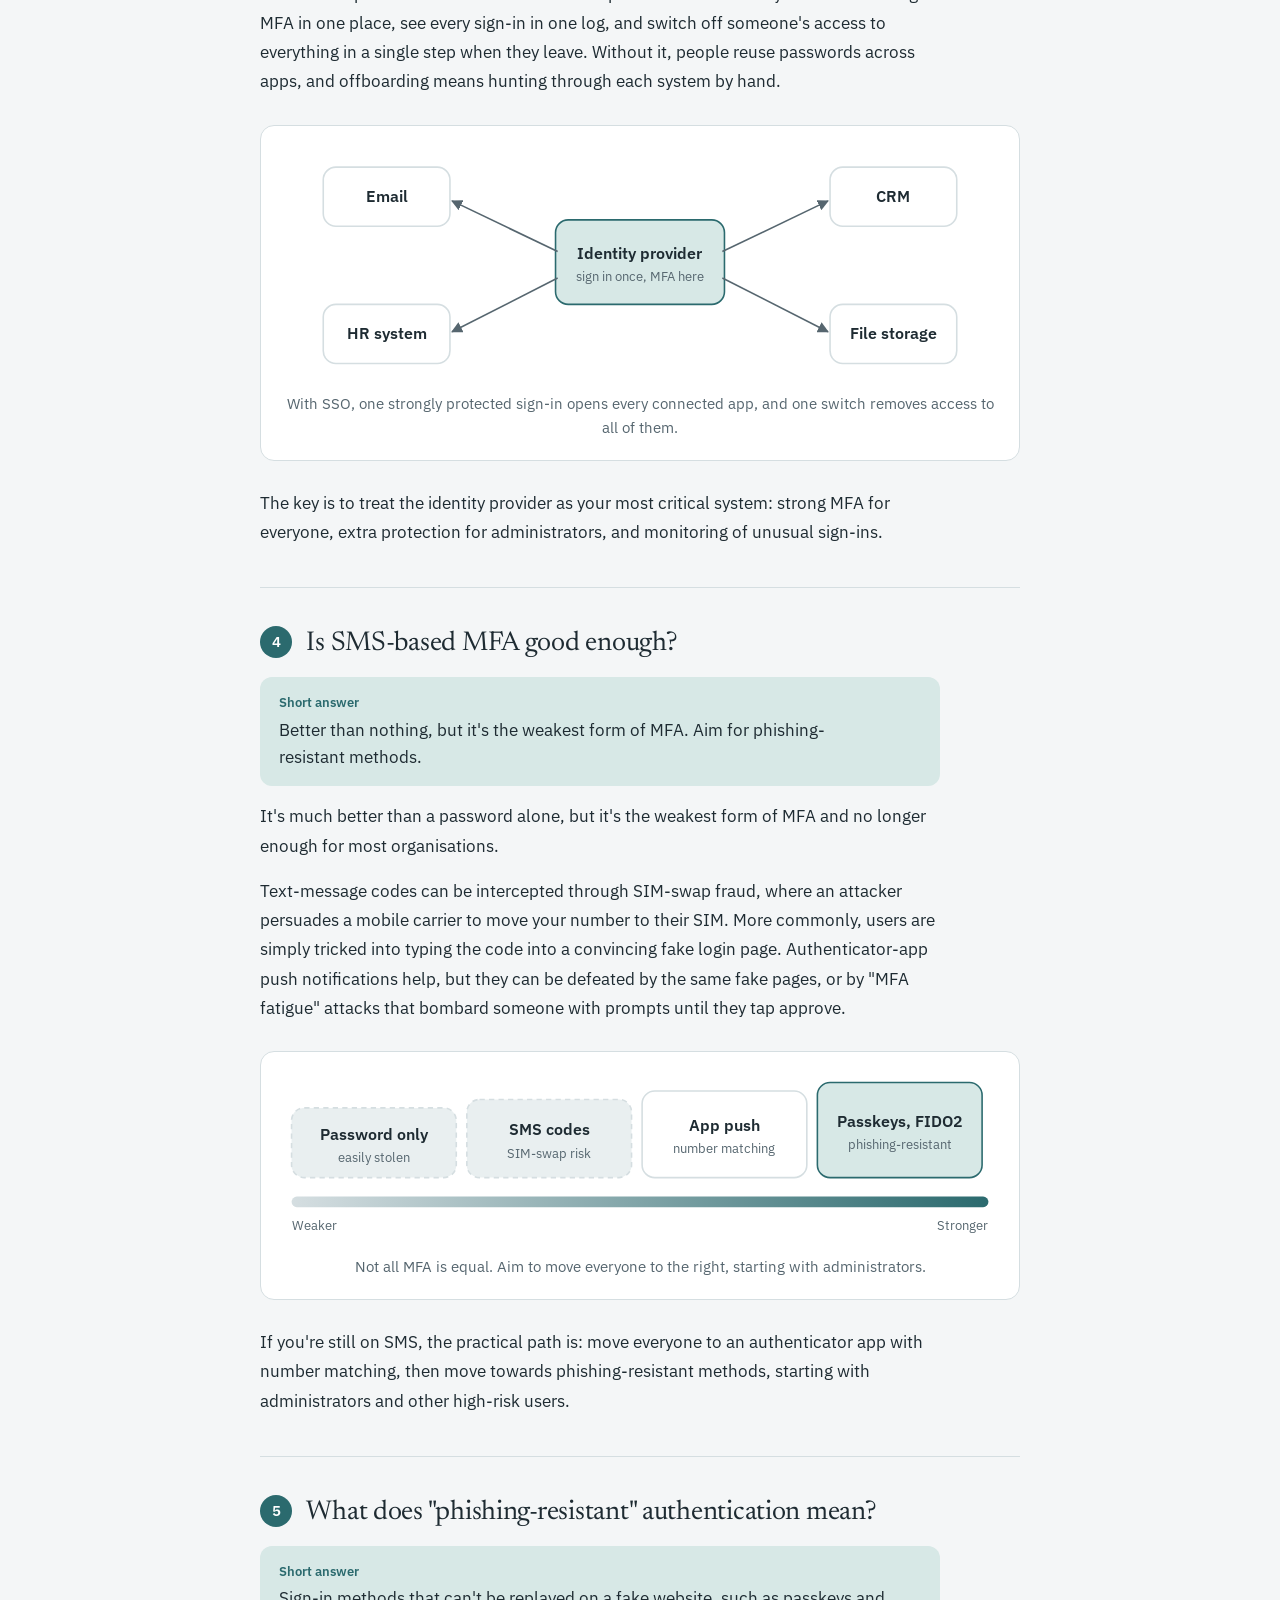
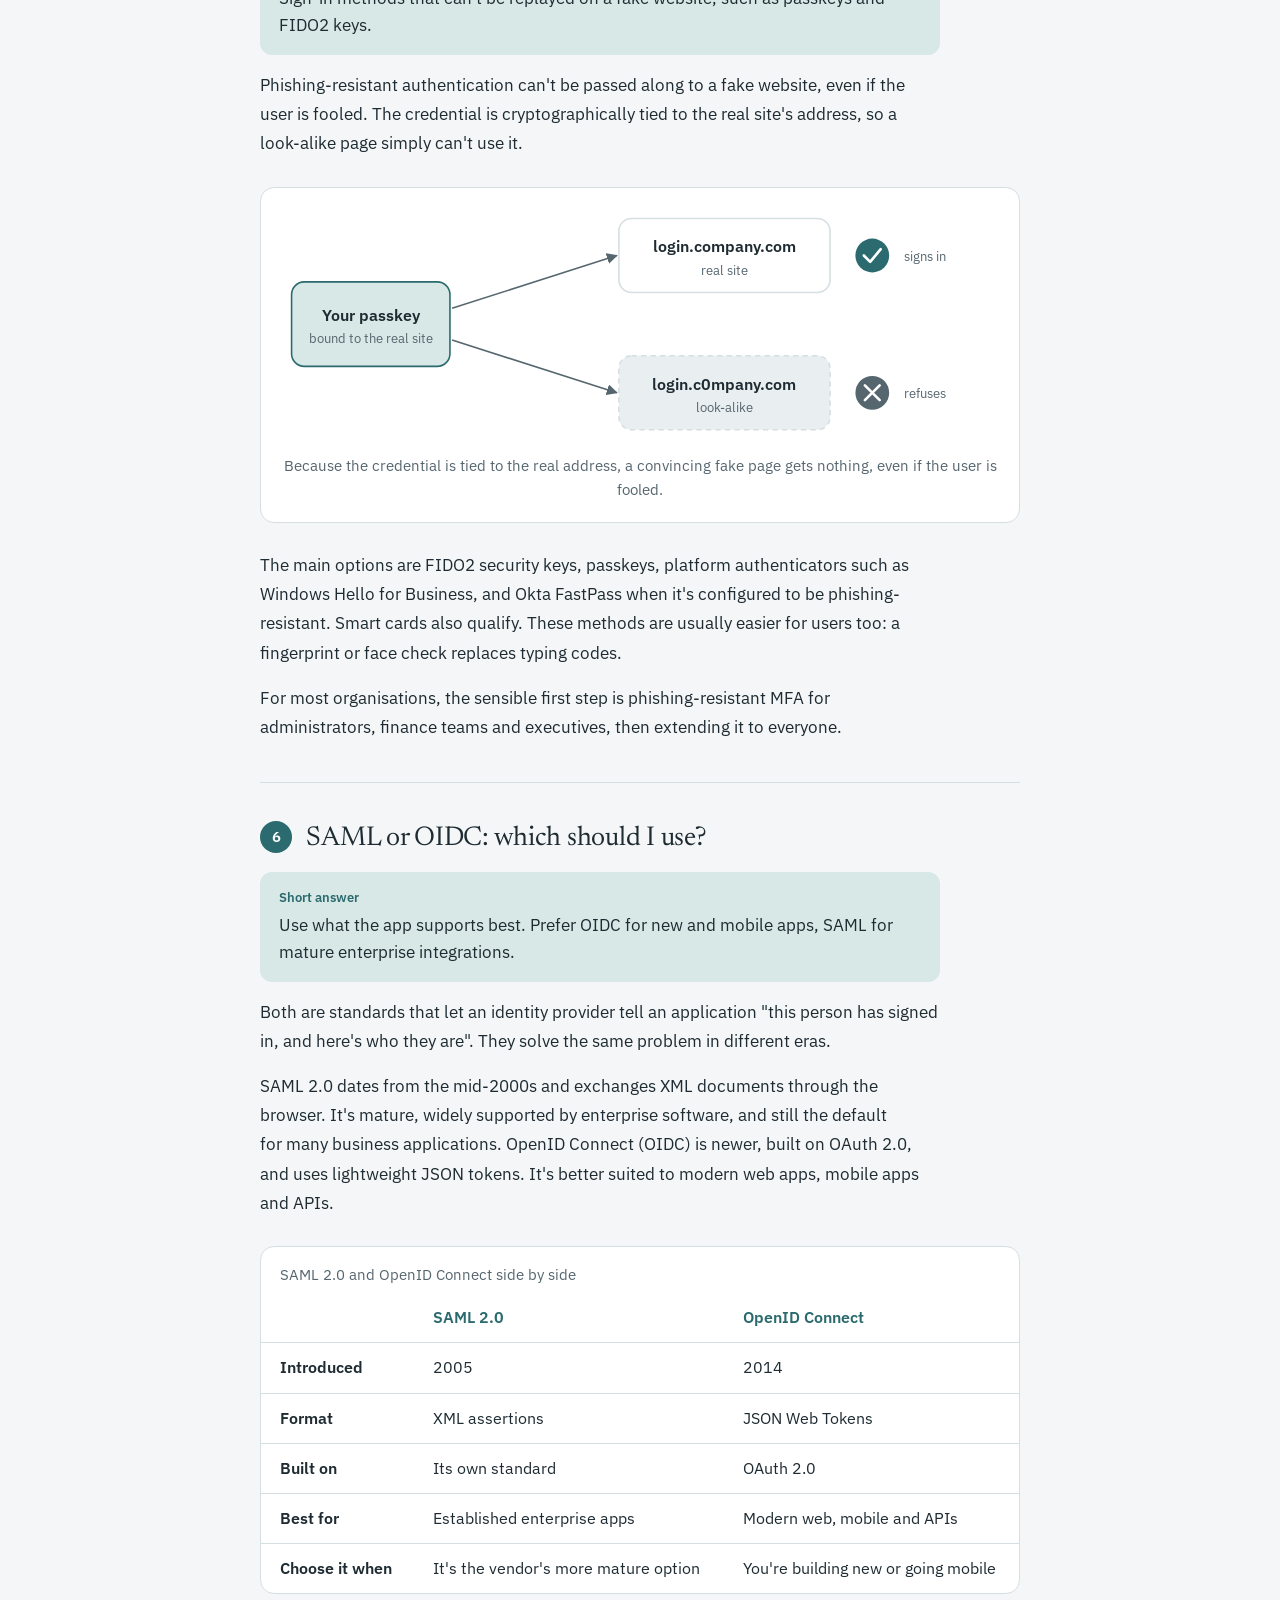
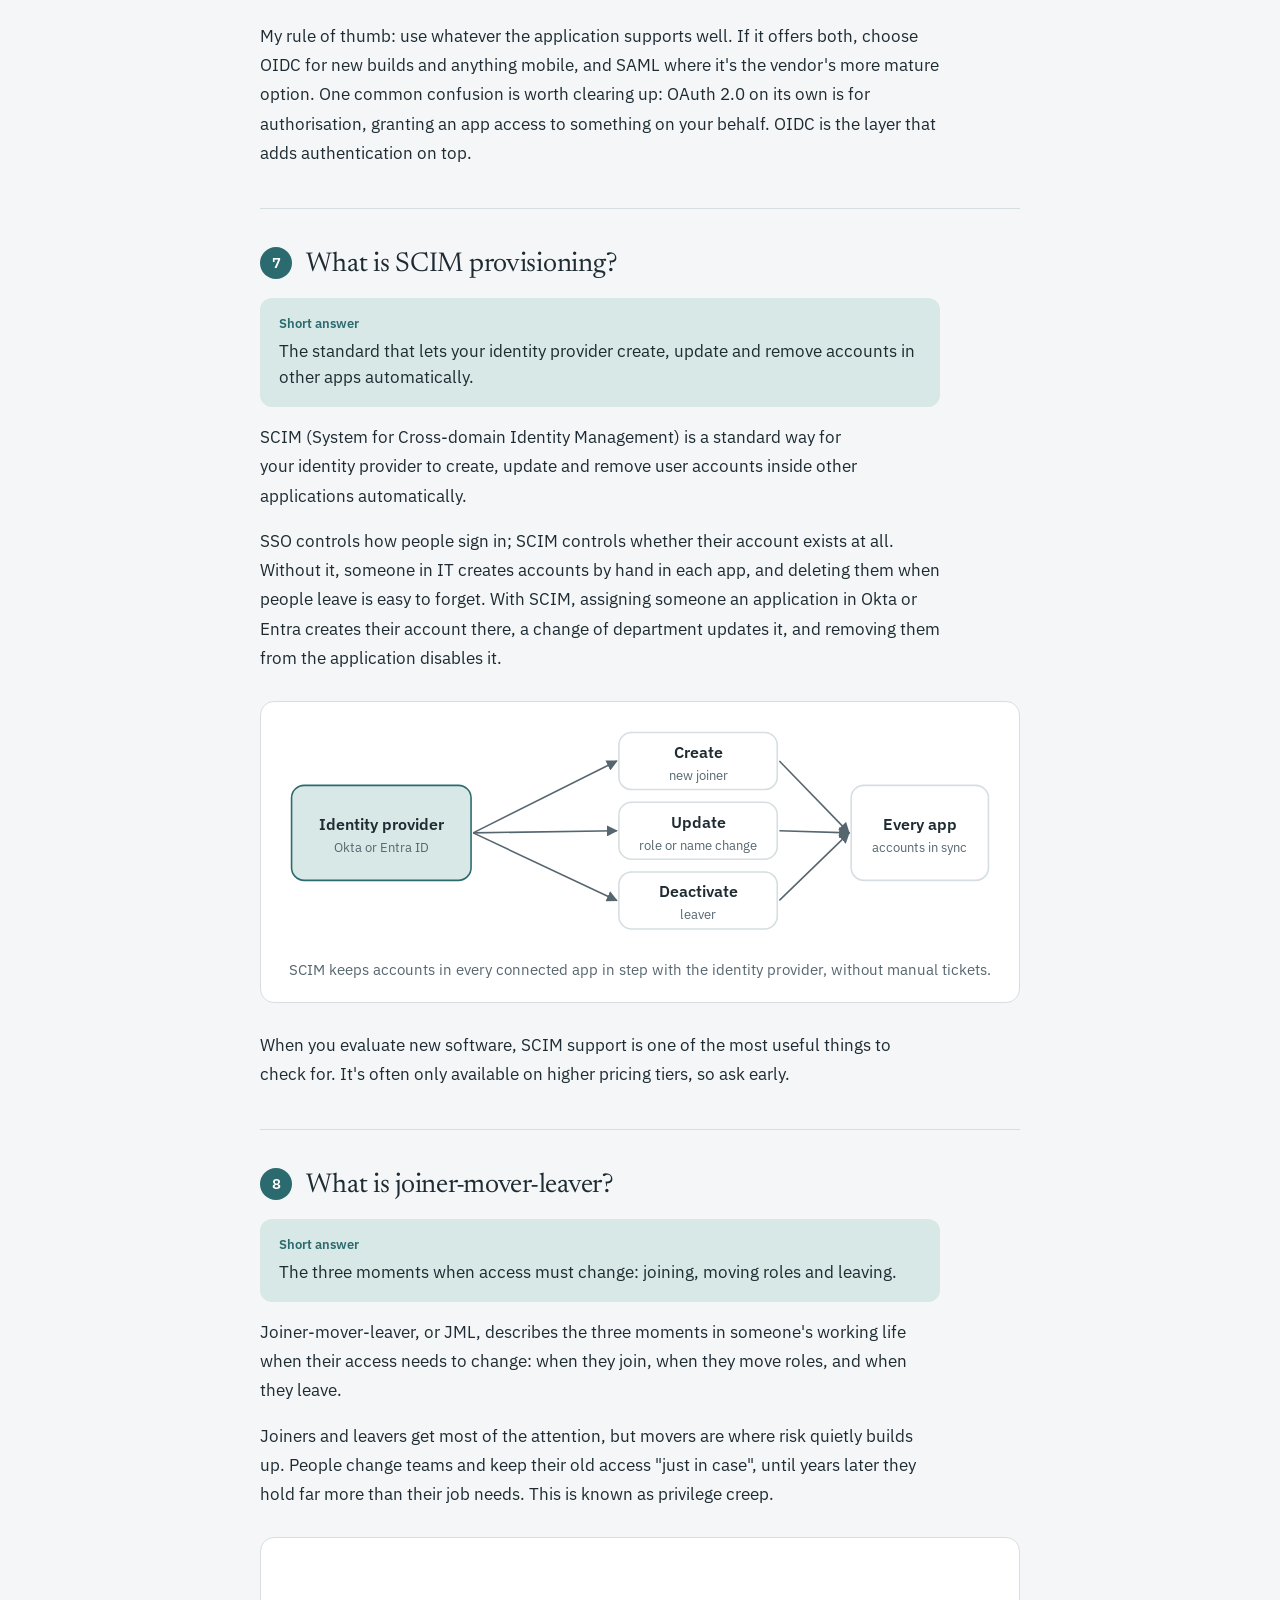
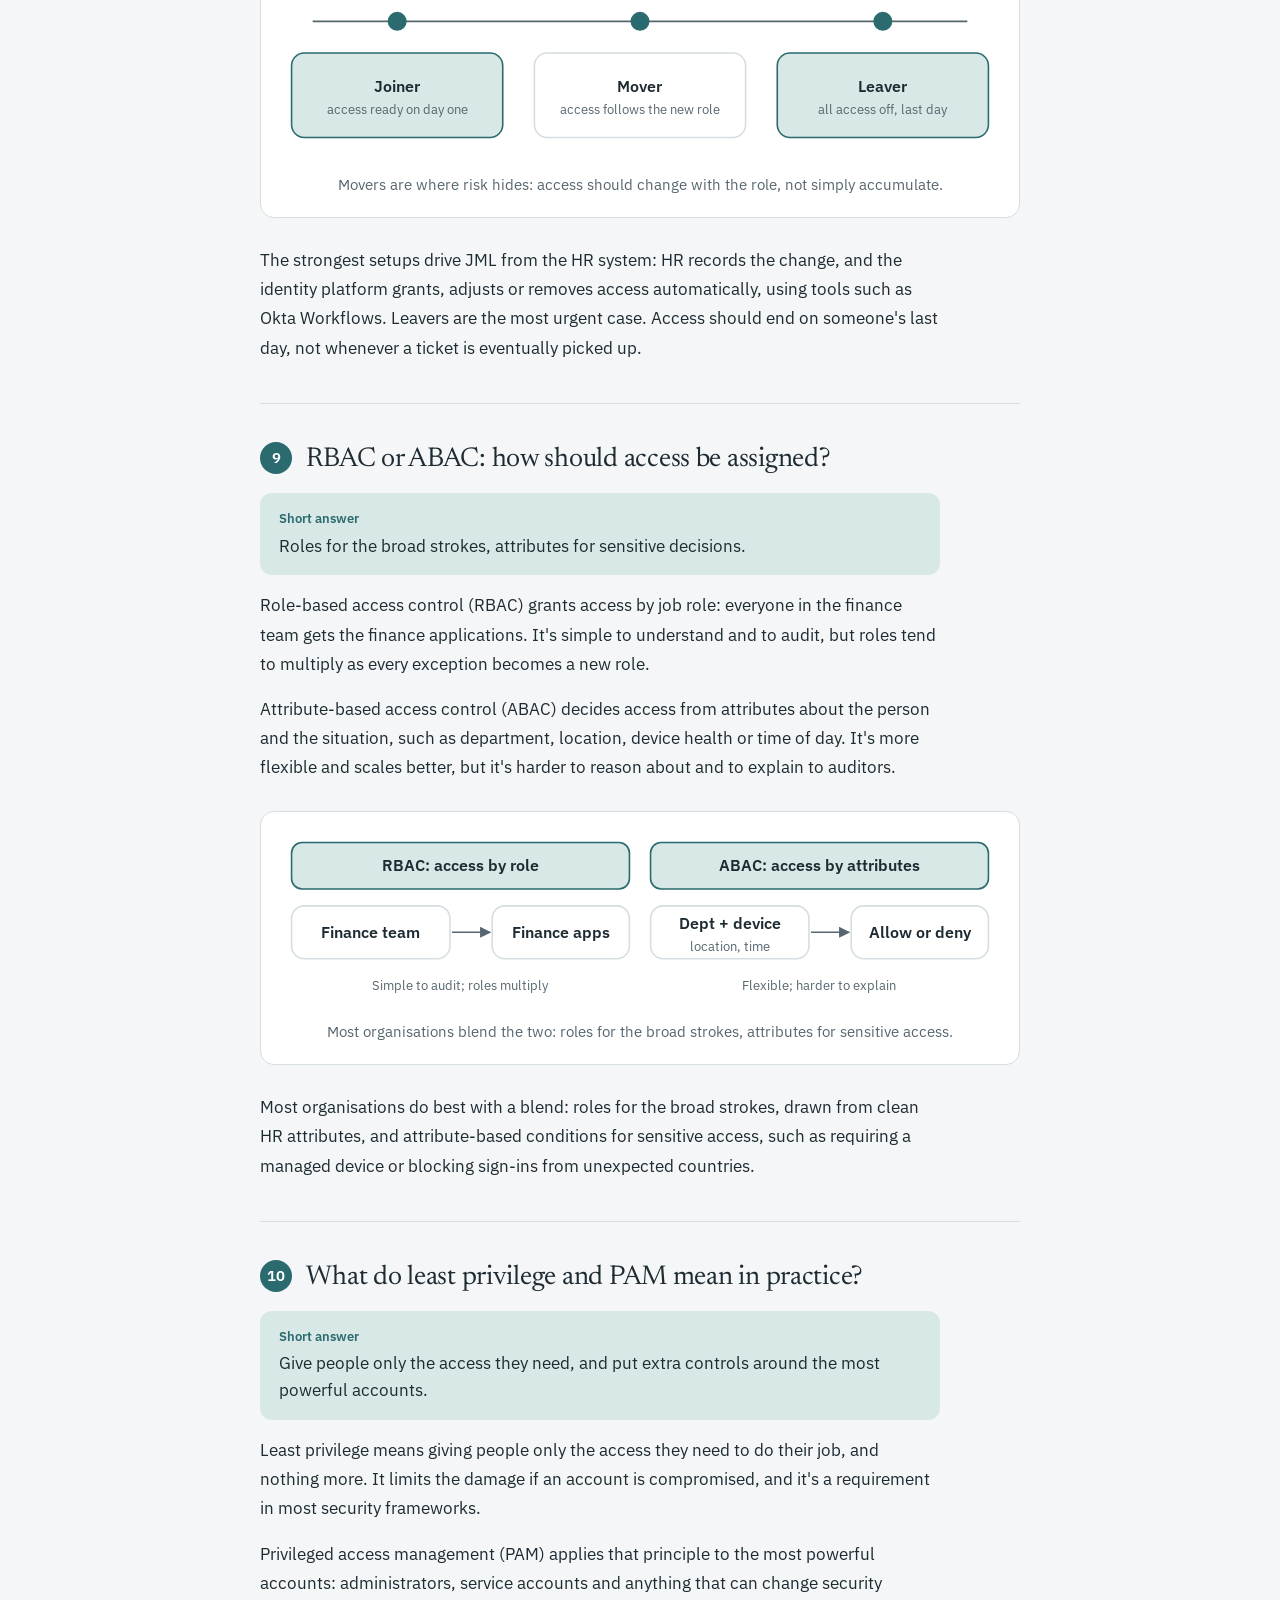
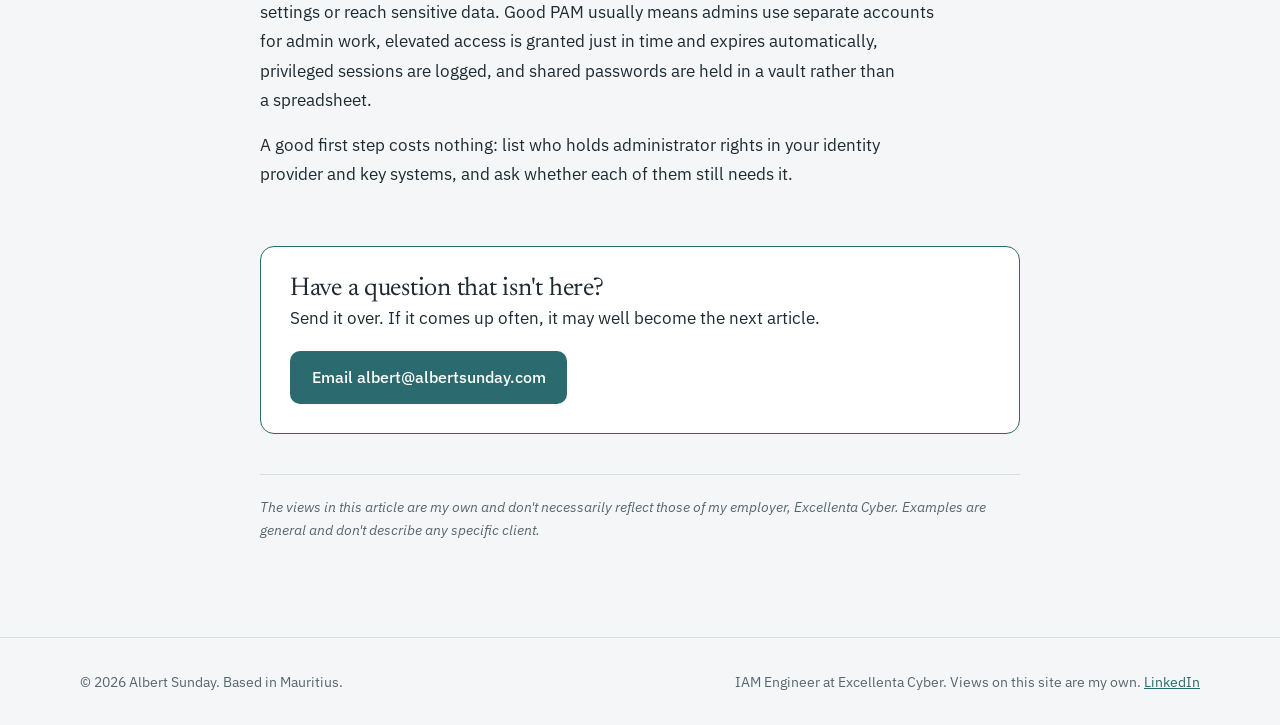
<file: blog/iam-faqs/index.html>
<!DOCTYPE html>
<html lang="en">
<head>
  <meta charset="utf-8">
  <meta name="viewport" content="width=device-width, initial-scale=1, viewport-fit=cover">
  <title>IAM FAQs: the essentials | Albert Sunday</title>
  <meta name="description" content="Plain answers to the ten most common questions about identity and access management: SSO, MFA, phishing-resistant sign-in, SAML vs OIDC, SCIM, JML, RBAC vs ABAC and least privilege.">
  <link rel="canonical" href="https://albertsunday.com/blog/iam-faqs/">
  <meta property="og:type" content="article">
  <meta property="og:site_name" content="Albert Sunday">
  <meta property="og:title" content="IAM FAQs: the essentials | Albert Sunday">
  <meta property="og:description" content="Plain answers to the ten most common questions about identity and access management: SSO, MFA, phishing-resistant sign-in, SAML vs OIDC, SCIM, JML, RBAC vs ABAC and least privilege.">
  <meta property="og:url" content="https://albertsunday.com/blog/iam-faqs/">
  <meta property="og:image" content="https://albertsunday.com/og-image.jpg">
  <meta property="og:image:width" content="1200">
  <meta property="og:image:height" content="630">
  <meta name="twitter:card" content="summary_large_image">
  <link rel="icon" href="/favicon.svg" type="image/svg+xml">
  <link rel="preconnect" href="https://fonts.googleapis.com">
  <link rel="preconnect" href="https://fonts.gstatic.com" crossorigin>
  <link href="https://fonts.googleapis.com/css2?family=IBM+Plex+Sans:wght@400;500;600&family=Newsreader:opsz,wght@6..72,400;6..72,500&display=swap" rel="stylesheet">
  <link rel="stylesheet" href="/styles.css?v=6">
  <script type="application/ld+json">{"@context": "https://schema.org", "@type": "FAQPage", "mainEntity": [{"@type": "Question", "name": "What is identity and access management?", "acceptedAnswer": {"@type": "Answer", "text": "Making sure the right people and systems have the right access, and being able to prove it."}}, {"@type": "Question", "name": "What's the difference between authentication and authorisation?", "acceptedAnswer": {"@type": "Answer", "text": "Authentication proves who you are. Authorisation decides what you can do."}}, {"@type": "Question", "name": "What is single sign-on, and is it a security risk?", "acceptedAnswer": {"@type": "Answer", "text": "One sign-in for all your apps. Done well, it's more secure than separate passwords, not less."}}, {"@type": "Question", "name": "Is SMS-based MFA good enough?", "acceptedAnswer": {"@type": "Answer", "text": "Better than nothing, but it's the weakest form of MFA. Aim for phishing-resistant methods."}}, {"@type": "Question", "name": "What does \"phishing-resistant\" authentication mean?", "acceptedAnswer": {"@type": "Answer", "text": "Sign-in methods that can't be replayed on a fake website, such as passkeys and FIDO2 keys."}}, {"@type": "Question", "name": "SAML or OIDC: which should I use?", "acceptedAnswer": {"@type": "Answer", "text": "Use what the app supports best. Prefer OIDC for new and mobile apps, SAML for mature enterprise integrations."}}, {"@type": "Question", "name": "What is SCIM provisioning?", "acceptedAnswer": {"@type": "Answer", "text": "The standard that lets your identity provider create, update and remove accounts in other apps automatically."}}, {"@type": "Question", "name": "What is joiner-mover-leaver?", "acceptedAnswer": {"@type": "Answer", "text": "The three moments when access must change: joining, moving roles and leaving."}}, {"@type": "Question", "name": "RBAC or ABAC: how should access be assigned?", "acceptedAnswer": {"@type": "Answer", "text": "Roles for the broad strokes, attributes for sensitive decisions."}}, {"@type": "Question", "name": "What do least privilege and PAM mean in practice?", "acceptedAnswer": {"@type": "Answer", "text": "Give people only the access they need, and put extra controls around the most powerful accounts."}}]}</script>
</head>
<body>
  <a class="skip" href="#main">Skip to content</a>

  <header class="site-header">
    <div class="wrap header-inner">
      <a class="brand" href="/" aria-label="Albert Sunday, home">
        <svg class="brand-mark" viewBox="0 0 64 64" aria-hidden="true"><circle cx="32" cy="32" r="18" fill="none" stroke="currentColor" stroke-width="4"/><circle cx="32" cy="32" r="8" fill="currentColor"/></svg>
        Albert Sunday
      </a>
      <nav aria-label="Main">
        <ul class="nav-list">
          <li><a href="/#about">About</a></li>
          <li><a href="/#expertise">Expertise</a></li>
          <li><a href="/#work">Work</a></li>
          <li><a href="/#cv">CV</a></li>
          <li><a href="/blog/" aria-current="page">Blog</a></li>
          <li><a href="/#contact">Contact</a></li>
        </ul>
      </nav>
      <a class="icon-link" href="https://www.linkedin.com/in/albert-edidiong-168b92b1/" target="_blank" rel="noopener noreferrer" aria-label="Albert on LinkedIn (opens in a new tab)">
        <svg viewBox="0 0 24 24" aria-hidden="true"><path fill="currentColor" d="M4.98 3.5a2.5 2.5 0 1 1 0 5 2.5 2.5 0 0 1 0-5zM3 9.75h4v11H3v-11zm6.5 0h3.83v1.5h.05c.53-1 1.84-2.06 3.79-2.06 4.05 0 4.8 2.67 4.8 6.13v5.43h-4v-4.82c0-1.15-.02-2.63-1.6-2.63-1.61 0-1.86 1.25-1.86 2.55v4.9h-4v-11z"/></svg>
      </a>
      <button class="theme-toggle" type="button" aria-label="Switch colour theme">
        <svg viewBox="0 0 24 24" aria-hidden="true"><path d="M12 3a9 9 0 1 0 9 9 7 7 0 0 1-9-9z" fill="currentColor"/></svg>
      </button>
    </div>
  </header>

  <main id="main">
    <div class="wrap">
<article class="article">
  <header class="article-head">
    <p class="article-kicker"><a href="/blog/">Writing</a></p>
    <h1>IAM FAQs: the essentials</h1>
    <p class="article-lede">Plain answers to the ten questions I'm asked most about identity and access management, from what IAM actually covers to why SMS codes are no longer enough.</p>
    <p class="article-meta"><time datetime="2026-09">September 2026</time><span>8 min read</span></p>
  </header>

  <div class="article-hero"><svg class="article-hero-art" viewBox="0 0 720 300" role="img" aria-label="Illustration: a central identity surrounded by rings of access, connected to applications">
<rect class="hero-bg" x="0" y="0" width="720" height="300" rx="18"/>
<circle class="hero-ring hero-r1" cx="360" cy="150" r="128"/>
<circle class="hero-ring" cx="360" cy="150" r="92"/>
<circle class="hero-ring" cx="360" cy="150" r="56"/>
<circle class="hero-core" cx="360" cy="150" r="26"/>
<circle class="hero-person" cx="360" cy="142" r="7"/>
<path class="hero-person" d="M347 164c2-8 8-12 13-12s11 4 13 12z"/>
<g class="hero-apps">
<rect x="110" y="60" width="64" height="44" rx="10"/><rect x="92" y="190" width="64" height="44" rx="10"/>
<rect x="546" y="56" width="64" height="44" rx="10"/><rect x="566" y="186" width="64" height="44" rx="10"/>
</g>
<g class="hero-links"><line x1="174" y1="82" x2="300" y2="128"/><line x1="156" y1="212" x2="302" y2="170"/><line x1="546" y1="78" x2="420" y2="126"/><line x1="566" y1="208" x2="418" y2="172"/></g>
<g class="hero-nodes"><circle cx="360" cy="22" r="6"/><circle cx="488" cy="150" r="6"/><circle cx="270" cy="240" r="5"/><circle cx="450" cy="60" r="5"/></g>
<g class="hero-lock"><rect x="126" y="74" width="32" height="22" rx="4"/><rect x="562" y="70" width="32" height="22" rx="4"/><rect x="108" y="204" width="32" height="22" rx="4"/><rect x="582" y="200" width="32" height="22" rx="4"/></g>
</svg></div>

  <nav class="toc" aria-label="Questions in this article">
    <p class="toc-title">In this article</p>
    <ol>
      <li><a href="#what-is-iam">What is identity and access management?</a></li>
      <li><a href="#authn-authz">What's the difference between authentication and authorisation?</a></li>
      <li><a href="#sso">What is single sign-on, and is it a security risk?</a></li>
      <li><a href="#mfa">Is SMS-based MFA good enough?</a></li>
      <li><a href="#phishing-resistant">What does "phishing-resistant" authentication mean?</a></li>
      <li><a href="#saml-oidc">SAML or OIDC: which should I use?</a></li>
      <li><a href="#scim">What is SCIM provisioning?</a></li>
      <li><a href="#jml">What is joiner-mover-leaver?</a></li>
      <li><a href="#rbac-abac">RBAC or ABAC: how should access be assigned?</a></li>
      <li><a href="#least-privilege">What do least privilege and PAM mean in practice?</a></li>
    </ol>
  </nav>

  <div class="prose article-body">
    
    <section class="faq-item" aria-labelledby="what-is-iam">
    <h2 id="what-is-iam">What is identity and access management?</h2>
    <p class="short-answer"><span>Short answer</span>Making sure the right people and systems have the right access, and being able to prove it.</p>
    <p>Identity and access management, usually shortened to IAM, is the discipline of making sure the right people and systems can reach the right resources, at the right time, for the right reasons, and that you can show who had access to what.</p>
    <p>In practice it covers four jobs. Identity: a single, trustworthy record of every person and service account. Authentication: proving someone is who they claim to be. Authorisation: deciding what they're allowed to do once they're in. Governance: reviewing and evidencing that access over time, so it doesn't quietly pile up.</p>
    <figure class="diagram">
<svg class="dg" viewBox="0 0 680 150" role="img" aria-label="The four jobs of IAM"><defs><marker id="ah" viewBox="0 0 10 10" refX="9" refY="5" markerWidth="7" markerHeight="7" orient="auto-start-reverse"><path class="dg-arrowhead" d="M0 0L10 5L0 10z"/></marker></defs><rect class="dg-box" x="10" y="20" width="150" height="110" rx="12"/><text class="dg-label" x="85.0" y="72.0" text-anchor="middle">Identity</text><text class="dg-sub" x="85.0" y="93.0" text-anchor="middle">one trusted record</text><rect class="dg-accent" x="180" y="20" width="150" height="110" rx="12"/><text class="dg-label" x="255.0" y="72.0" text-anchor="middle">Authentication</text><text class="dg-sub" x="255.0" y="93.0" text-anchor="middle">who are you?</text><rect class="dg-box" x="350" y="20" width="150" height="110" rx="12"/><text class="dg-label" x="425.0" y="72.0" text-anchor="middle">Authorisation</text><text class="dg-sub" x="425.0" y="93.0" text-anchor="middle">what can you do?</text><rect class="dg-accent" x="520" y="20" width="150" height="110" rx="12"/><text class="dg-label" x="595.0" y="72.0" text-anchor="middle">Governance</text><text class="dg-sub" x="595.0" y="93.0" text-anchor="middle">prove it, over time</text></svg>
<figcaption>IAM combines four jobs: one identity record, proof of who someone is, rules for what they can do, and evidence over time.</figcaption>
</figure>
    <p>Most organisations run this through an identity platform such as Okta or Microsoft Entra ID, which becomes the front door to every application.</p>
    </section>

    <section class="faq-item" aria-labelledby="authn-authz">
    <h2 id="authn-authz">What's the difference between authentication and authorisation?</h2>
    <p class="short-answer"><span>Short answer</span>Authentication proves who you are. Authorisation decides what you can do.</p>
    <p>Authentication answers "who are you?" Authorisation answers "what are you allowed to do?"</p>
    <p>Showing your passport at an airport is authentication. Your boarding pass, which lets you onto one specific flight and not the others, is authorisation. The two are often handled by different systems: your identity provider authenticates you, then the application decides what your role lets you see and change.</p>
    <figure class="diagram">
<svg class="dg" viewBox="0 0 680 150" role="img" aria-label="Authentication at the identity provider, then authorisation in the application"><defs><marker id="ah" viewBox="0 0 10 10" refX="9" refY="5" markerWidth="7" markerHeight="7" orient="auto-start-reverse"><path class="dg-arrowhead" d="M0 0L10 5L0 10z"/></marker></defs><rect class="dg-box" x="10" y="30" width="120" height="80" rx="12"/><text class="dg-label" x="70.0" y="75.0" text-anchor="middle">User</text><line class="dg-line" x1="132" y1="70" x2="186" y2="70" marker-end="url(#ah)"/><rect class="dg-accent" x="188" y="20" width="220" height="100" rx="12"/><text class="dg-label" x="298.0" y="67.0" text-anchor="middle">Identity provider</text><text class="dg-sub" x="298.0" y="88.0" text-anchor="middle">authentication: who are you?</text><line class="dg-line" x1="410" y1="70" x2="448" y2="70" marker-end="url(#ah)"/><rect class="dg-box" x="450" y="20" width="220" height="100" rx="12"/><text class="dg-label" x="560.0" y="67.0" text-anchor="middle">Application</text><text class="dg-sub" x="560.0" y="88.0" text-anchor="middle">authorisation: what can you do?</text></svg>
<figcaption>The identity provider proves who you are; the application then decides what your role lets you do.</figcaption>
</figure>
    <p>Most breaches involving identity exploit one or the other: stolen credentials beat weak authentication, and excessive permissions turn a single compromised account into a much bigger problem.</p>
    </section>

    <section class="faq-item" aria-labelledby="sso">
    <h2 id="sso">What is single sign-on, and is it a security risk?</h2>
    <p class="short-answer"><span>Short answer</span>One sign-in for all your apps. Done well, it's more secure than separate passwords, not less.</p>
    <p>Single sign-on (SSO) lets people sign in once, to their identity provider, and then reach all their connected applications without separate passwords for each.</p>
    <p>A common worry is that SSO puts all your eggs in one basket. It does, but that basket is far easier to protect than dozens of scattered passwords. With SSO you enforce strong MFA in one place, see every sign-in in one log, and switch off someone's access to everything in a single step when they leave. Without it, people reuse passwords across apps, and offboarding means hunting through each system by hand.</p>
    <figure class="diagram">
<svg class="dg" viewBox="0 0 680 220" role="img" aria-label="Single sign-on: one identity provider connected to many applications"><defs><marker id="ah" viewBox="0 0 10 10" refX="9" refY="5" markerWidth="7" markerHeight="7" orient="auto-start-reverse"><path class="dg-arrowhead" d="M0 0L10 5L0 10z"/></marker></defs><rect class="dg-box" x="40" y="20" width="120" height="56" rx="12"/><text class="dg-label" x="100.0" y="53.0" text-anchor="middle">Email</text><rect class="dg-box" x="40" y="150" width="120" height="56" rx="12"/><text class="dg-label" x="100.0" y="183.0" text-anchor="middle">HR system</text><rect class="dg-box" x="520" y="20" width="120" height="56" rx="12"/><text class="dg-label" x="580.0" y="53.0" text-anchor="middle">CRM</text><rect class="dg-box" x="520" y="150" width="120" height="56" rx="12"/><text class="dg-label" x="580.0" y="183.0" text-anchor="middle">File storage</text><rect class="dg-accent" x="260" y="70" width="160" height="80" rx="12"/><text class="dg-label" x="340.0" y="107.0" text-anchor="middle">Identity provider</text><text class="dg-sub" x="340.0" y="128.0" text-anchor="middle">sign in once, MFA here</text><line class="dg-line" x1="262" y1="100" x2="162" y2="52" marker-end="url(#ah)"/><line class="dg-line" x1="262" y1="125" x2="162" y2="176" marker-end="url(#ah)"/><line class="dg-line" x1="418" y1="100" x2="518" y2="52" marker-end="url(#ah)"/><line class="dg-line" x1="418" y1="125" x2="518" y2="176" marker-end="url(#ah)"/></svg>
<figcaption>With SSO, one strongly protected sign-in opens every connected app, and one switch removes access to all of them.</figcaption>
</figure>
    <p>The key is to treat the identity provider as your most critical system: strong MFA for everyone, extra protection for administrators, and monitoring of unusual sign-ins.</p>
    </section>

    <section class="faq-item" aria-labelledby="mfa">
    <h2 id="mfa">Is SMS-based MFA good enough?</h2>
    <p class="short-answer"><span>Short answer</span>Better than nothing, but it's the weakest form of MFA. Aim for phishing-resistant methods.</p>
    <p>It's much better than a password alone, but it's the weakest form of MFA and no longer enough for most organisations.</p>
    <p>Text-message codes can be intercepted through SIM-swap fraud, where an attacker persuades a mobile carrier to move your number to their SIM. More commonly, users are simply tricked into typing the code into a convincing fake login page. Authenticator-app push notifications help, but they can be defeated by the same fake pages, or by "MFA fatigue" attacks that bombard someone with prompts until they tap approve.</p>
    <figure class="diagram">
<svg class="dg" viewBox="0 0 680 160" role="img" aria-label="Sign-in methods from weakest to strongest"><defs><marker id="ah" viewBox="0 0 10 10" refX="9" refY="5" markerWidth="7" markerHeight="7" orient="auto-start-reverse"><path class="dg-arrowhead" d="M0 0L10 5L0 10z"/></marker></defs><defs><linearGradient id="grad" x1="0" x2="1"><stop offset="0" class="dg-grad-a"/><stop offset="1" class="dg-grad-b"/></linearGradient></defs><rect x="10" y="118" width="660" height="10" rx="5" fill="url(#grad)"/><rect class="dg-weak" x="10" y="34" width="156" height="66" rx="12"/><text class="dg-label" x="88.0" y="64.0" text-anchor="middle">Password only</text><text class="dg-sub" x="88.0" y="85.0" text-anchor="middle">easily stolen</text><rect class="dg-weak" x="176" y="26" width="156" height="74" rx="12"/><text class="dg-label" x="254.0" y="60.0" text-anchor="middle">SMS codes</text><text class="dg-sub" x="254.0" y="81.0" text-anchor="middle">SIM-swap risk</text><rect class="dg-box" x="342" y="18" width="156" height="82" rx="12"/><text class="dg-label" x="420.0" y="56.0" text-anchor="middle">App push</text><text class="dg-sub" x="420.0" y="77.0" text-anchor="middle">number matching</text><rect class="dg-accent" x="508" y="10" width="156" height="90" rx="12"/><text class="dg-label" x="586.0" y="52.0" text-anchor="middle">Passkeys, FIDO2</text><text class="dg-sub" x="586.0" y="73.0" text-anchor="middle">phishing-resistant</text><text class="dg-sub" x="10" y="150">Weaker</text><text class="dg-sub" x="670" y="150" text-anchor="end">Stronger</text></svg>
<figcaption>Not all MFA is equal. Aim to move everyone to the right, starting with administrators.</figcaption>
</figure>
    <p>If you're still on SMS, the practical path is: move everyone to an authenticator app with number matching, then move towards phishing-resistant methods, starting with administrators and other high-risk users.</p>
    </section>

    <section class="faq-item" aria-labelledby="phishing-resistant">
    <h2 id="phishing-resistant">What does "phishing-resistant" authentication mean?</h2>
    <p class="short-answer"><span>Short answer</span>Sign-in methods that can't be replayed on a fake website, such as passkeys and FIDO2 keys.</p>
    <p>Phishing-resistant authentication can't be passed along to a fake website, even if the user is fooled. The credential is cryptographically tied to the real site's address, so a look-alike page simply can't use it.</p>
    <figure class="diagram">
<svg class="dg" viewBox="0 0 680 220" role="img" aria-label="A passkey signs in to the real site but refuses a look-alike site"><defs><marker id="ah" viewBox="0 0 10 10" refX="9" refY="5" markerWidth="7" markerHeight="7" orient="auto-start-reverse"><path class="dg-arrowhead" d="M0 0L10 5L0 10z"/></marker></defs><rect class="dg-accent" x="10" y="70" width="150" height="80" rx="12"/><text class="dg-label" x="85.0" y="107.0" text-anchor="middle">Your passkey</text><text class="dg-sub" x="85.0" y="128.0" text-anchor="middle">bound to the real site</text><line class="dg-line" x1="162" y1="95" x2="318" y2="45" marker-end="url(#ah)"/><rect class="dg-box" x="320" y="10" width="200" height="70" rx="12"/><text class="dg-label" x="420.0" y="42.0" text-anchor="middle">login.company.com</text><text class="dg-sub" x="420.0" y="63.0" text-anchor="middle">real site</text><circle class="dg-ok" cx="560" cy="45" r="16"/><path class="dg-mark" d="M552 45l6 6 10-12"/><text class="dg-sub" x="590" y="50">signs in</text><line class="dg-line" x1="162" y1="125" x2="318" y2="175" marker-end="url(#ah)"/><rect class="dg-weak" x="320" y="140" width="200" height="70" rx="12"/><text class="dg-label" x="420.0" y="172.0" text-anchor="middle">login.c0mpany.com</text><text class="dg-sub" x="420.0" y="193.0" text-anchor="middle">look-alike</text><circle class="dg-no" cx="560" cy="175" r="16"/><path class="dg-mark" d="M553 168l14 14M567 168l-14 14"/><text class="dg-sub" x="590" y="180">refuses</text></svg>
<figcaption>Because the credential is tied to the real address, a convincing fake page gets nothing, even if the user is fooled.</figcaption>
</figure>
    <p>The main options are FIDO2 security keys, passkeys, platform authenticators such as Windows Hello for Business, and Okta FastPass when it's configured to be phishing-resistant. Smart cards also qualify. These methods are usually easier for users too: a fingerprint or face check replaces typing codes.</p>
    <p>For most organisations, the sensible first step is phishing-resistant MFA for administrators, finance teams and executives, then extending it to everyone.</p>
    </section>

    <section class="faq-item" aria-labelledby="saml-oidc">
    <h2 id="saml-oidc">SAML or OIDC: which should I use?</h2>
    <p class="short-answer"><span>Short answer</span>Use what the app supports best. Prefer OIDC for new and mobile apps, SAML for mature enterprise integrations.</p>
    <p>Both are standards that let an identity provider tell an application "this person has signed in, and here's who they are". They solve the same problem in different eras.</p>
    <p>SAML 2.0 dates from the mid-2000s and exchanges XML documents through the browser. It's mature, widely supported by enterprise software, and still the default for many business applications. OpenID Connect (OIDC) is newer, built on OAuth 2.0, and uses lightweight JSON tokens. It's better suited to modern web apps, mobile apps and APIs.</p>
    <div class="table-wrap"><table class="compare">
<caption>SAML 2.0 and OpenID Connect side by side</caption>
<thead><tr><th scope="col"></th><th scope="col">SAML 2.0</th><th scope="col">OpenID Connect</th></tr></thead>
<tbody>
<tr><th scope="row">Introduced</th><td>2005</td><td>2014</td></tr>
<tr><th scope="row">Format</th><td>XML assertions</td><td>JSON Web Tokens</td></tr>
<tr><th scope="row">Built on</th><td>Its own standard</td><td>OAuth 2.0</td></tr>
<tr><th scope="row">Best for</th><td>Established enterprise apps</td><td>Modern web, mobile and APIs</td></tr>
<tr><th scope="row">Choose it when</th><td>It's the vendor's more mature option</td><td>You're building new or going mobile</td></tr>
</tbody></table></div>
    <p>My rule of thumb: use whatever the application supports well. If it offers both, choose OIDC for new builds and anything mobile, and SAML where it's the vendor's more mature option. One common confusion is worth clearing up: OAuth 2.0 on its own is for authorisation, granting an app access to something on your behalf. OIDC is the layer that adds authentication on top.</p>
    </section>

    <section class="faq-item" aria-labelledby="scim">
    <h2 id="scim">What is SCIM provisioning?</h2>
    <p class="short-answer"><span>Short answer</span>The standard that lets your identity provider create, update and remove accounts in other apps automatically.</p>
    <p>SCIM (System for Cross-domain Identity Management) is a standard way for your identity provider to create, update and remove user accounts inside other applications automatically.</p>
    <p>SSO controls how people sign in; SCIM controls whether their account exists at all. Without it, someone in IT creates accounts by hand in each app, and deleting them when people leave is easy to forget. With SCIM, assigning someone an application in Okta or Entra creates their account there, a change of department updates it, and removing them from the application disables it.</p>
    <figure class="diagram">
<svg class="dg" viewBox="0 0 680 210" role="img" aria-label="SCIM: the identity provider creates, updates and deactivates accounts in each app"><defs><marker id="ah" viewBox="0 0 10 10" refX="9" refY="5" markerWidth="7" markerHeight="7" orient="auto-start-reverse"><path class="dg-arrowhead" d="M0 0L10 5L0 10z"/></marker></defs><rect class="dg-accent" x="10" y="60" width="170" height="90" rx="12"/><text class="dg-label" x="95.0" y="102.0" text-anchor="middle">Identity provider</text><text class="dg-sub" x="95.0" y="123.0" text-anchor="middle">Okta or Entra ID</text><line class="dg-line" x1="182" y1="105" x2="318" y2="37" marker-end="url(#ah)"/><rect class="dg-box" x="320" y="10" width="150" height="54" rx="12"/><text class="dg-label" x="395.0" y="34.0" text-anchor="middle">Create</text><text class="dg-sub" x="395.0" y="55.0" text-anchor="middle">new joiner</text><line class="dg-line" x1="472" y1="37" x2="538" y2="105" marker-end="url(#ah)"/><line class="dg-line" x1="182" y1="105" x2="318" y2="103" marker-end="url(#ah)"/><rect class="dg-box" x="320" y="76" width="150" height="54" rx="12"/><text class="dg-label" x="395.0" y="100.0" text-anchor="middle">Update</text><text class="dg-sub" x="395.0" y="121.0" text-anchor="middle">role or name change</text><line class="dg-line" x1="472" y1="103" x2="538" y2="105" marker-end="url(#ah)"/><line class="dg-line" x1="182" y1="105" x2="318" y2="169" marker-end="url(#ah)"/><rect class="dg-box" x="320" y="142" width="150" height="54" rx="12"/><text class="dg-label" x="395.0" y="166.0" text-anchor="middle">Deactivate</text><text class="dg-sub" x="395.0" y="187.0" text-anchor="middle">leaver</text><line class="dg-line" x1="472" y1="169" x2="538" y2="105" marker-end="url(#ah)"/><rect class="dg-box" x="540" y="60" width="130" height="90" rx="12"/><text class="dg-label" x="605.0" y="102.0" text-anchor="middle">Every app</text><text class="dg-sub" x="605.0" y="123.0" text-anchor="middle">accounts in sync</text></svg>
<figcaption>SCIM keeps accounts in every connected app in step with the identity provider, without manual tickets.</figcaption>
</figure>
    <p>When you evaluate new software, SCIM support is one of the most useful things to check for. It's often only available on higher pricing tiers, so ask early.</p>
    </section>

    <section class="faq-item" aria-labelledby="jml">
    <h2 id="jml">What is joiner-mover-leaver?</h2>
    <p class="short-answer"><span>Short answer</span>The three moments when access must change: joining, moving roles and leaving.</p>
    <p>Joiner-mover-leaver, or JML, describes the three moments in someone's working life when their access needs to change: when they join, when they move roles, and when they leave.</p>
    <p>Joiners and leavers get most of the attention, but movers are where risk quietly builds up. People change teams and keep their old access "just in case", until years later they hold far more than their job needs. This is known as privilege creep.</p>
    <figure class="diagram">
<svg class="dg" viewBox="0 0 680 190" role="img" aria-label="Joiner, mover and leaver: three moments when access must change"><defs><marker id="ah" viewBox="0 0 10 10" refX="9" refY="5" markerWidth="7" markerHeight="7" orient="auto-start-reverse"><path class="dg-arrowhead" d="M0 0L10 5L0 10z"/></marker></defs><line class="dg-line" x1="30" y1="60" x2="650" y2="60"/><circle class="dg-dot" cx="110" cy="60" r="9"/><rect class="dg-accent" x="10" y="90" width="200" height="80" rx="12"/><text class="dg-label" x="110.0" y="127.0" text-anchor="middle">Joiner</text><text class="dg-sub" x="110.0" y="148.0" text-anchor="middle">access ready on day one</text><circle class="dg-dot" cx="340" cy="60" r="9"/><rect class="dg-box" x="240" y="90" width="200" height="80" rx="12"/><text class="dg-label" x="340.0" y="127.0" text-anchor="middle">Mover</text><text class="dg-sub" x="340.0" y="148.0" text-anchor="middle">access follows the new role</text><circle class="dg-dot" cx="570" cy="60" r="9"/><rect class="dg-accent" x="470" y="90" width="200" height="80" rx="12"/><text class="dg-label" x="570.0" y="127.0" text-anchor="middle">Leaver</text><text class="dg-sub" x="570.0" y="148.0" text-anchor="middle">all access off, last day</text></svg>
<figcaption>Movers are where risk hides: access should change with the role, not simply accumulate.</figcaption>
</figure>
    <p>The strongest setups drive JML from the HR system: HR records the change, and the identity platform grants, adjusts or removes access automatically, using tools such as Okta Workflows. Leavers are the most urgent case. Access should end on someone's last day, not whenever a ticket is eventually picked up.</p>
    </section>

    <section class="faq-item" aria-labelledby="rbac-abac">
    <h2 id="rbac-abac">RBAC or ABAC: how should access be assigned?</h2>
    <p class="short-answer"><span>Short answer</span>Roles for the broad strokes, attributes for sensitive decisions.</p>
    <p>Role-based access control (RBAC) grants access by job role: everyone in the finance team gets the finance applications. It's simple to understand and to audit, but roles tend to multiply as every exception becomes a new role.</p>
    <p>Attribute-based access control (ABAC) decides access from attributes about the person and the situation, such as department, location, device health or time of day. It's more flexible and scales better, but it's harder to reason about and to explain to auditors.</p>
    <figure class="diagram">
<svg class="dg" viewBox="0 0 680 165" role="img" aria-label="RBAC grants access by role; ABAC decides from attributes"><defs><marker id="ah" viewBox="0 0 10 10" refX="9" refY="5" markerWidth="7" markerHeight="7" orient="auto-start-reverse"><path class="dg-arrowhead" d="M0 0L10 5L0 10z"/></marker></defs><rect class="dg-accent" x="10" y="10" width="320" height="44" rx="10"/><text class="dg-label" x="170.0" y="37.0" text-anchor="middle">RBAC: access by role</text><rect class="dg-box" x="10" y="70" width="150" height="50" rx="12"/><text class="dg-label" x="85.0" y="100.0" text-anchor="middle">Finance team</text><line class="dg-line" x1="162" y1="95" x2="198" y2="95" marker-end="url(#ah)"/><rect class="dg-box" x="200" y="70" width="130" height="50" rx="12"/><text class="dg-label" x="265.0" y="100.0" text-anchor="middle">Finance apps</text><text class="dg-sub" x="170" y="150" text-anchor="middle">Simple to audit; roles multiply</text><rect class="dg-accent" x="350" y="10" width="320" height="44" rx="10"/><text class="dg-label" x="510.0" y="37.0" text-anchor="middle">ABAC: access by attributes</text><rect class="dg-box" x="350" y="70" width="150" height="50" rx="12"/><text class="dg-label" x="425.0" y="92.0" text-anchor="middle">Dept + device</text><text class="dg-sub" x="425.0" y="113.0" text-anchor="middle">location, time</text><line class="dg-line" x1="502" y1="95" x2="538" y2="95" marker-end="url(#ah)"/><rect class="dg-box" x="540" y="70" width="130" height="50" rx="12"/><text class="dg-label" x="605.0" y="100.0" text-anchor="middle">Allow or deny</text><text class="dg-sub" x="510" y="150" text-anchor="middle">Flexible; harder to explain</text></svg>
<figcaption>Most organisations blend the two: roles for the broad strokes, attributes for sensitive access.</figcaption>
</figure>
    <p>Most organisations do best with a blend: roles for the broad strokes, drawn from clean HR attributes, and attribute-based conditions for sensitive access, such as requiring a managed device or blocking sign-ins from unexpected countries.</p>
    </section>

    <section class="faq-item" aria-labelledby="least-privilege">
    <h2 id="least-privilege">What do least privilege and PAM mean in practice?</h2>
    <p class="short-answer"><span>Short answer</span>Give people only the access they need, and put extra controls around the most powerful accounts.</p>
    <p>Least privilege means giving people only the access they need to do their job, and nothing more. It limits the damage if an account is compromised, and it's a requirement in most security frameworks.</p>
    <p>Privileged access management (PAM) applies that principle to the most powerful accounts: administrators, service accounts and anything that can change security settings or reach sensitive data. Good PAM usually means admins use separate accounts for admin work, elevated access is granted just in time and expires automatically, privileged sessions are logged, and shared passwords are held in a vault rather than a spreadsheet.</p>
    <p>A good first step costs nothing: list who holds administrator rights in your identity provider and key systems, and ask whether each of them still needs it.</p>
    </section>

    <div class="article-cta">
      <h2>Have a question that isn't here?</h2>
      <p>Send it over. If it comes up often, it may well become the next article.</p>
      <a class="btn btn-primary" href="mailto:albert@albertsunday.com">Email albert@albertsunday.com</a>
    </div>
  </div>
  <p class="article-disclaimer">The views in this article are my own and don&#39;t necessarily reflect those of my employer, Excellenta Cyber. Examples are general and don&#39;t describe any specific client.</p>
</article>

    </div>
  </main>

  <footer class="site-footer">
    <div class="wrap footer-inner">
      <p>&copy; <span id="year">2026</span> Albert Sunday. Based in Mauritius.</p>
      <p>IAM Engineer at Excellenta Cyber. Views on this site are my own. <a href="https://www.linkedin.com/in/albert-edidiong-168b92b1/" target="_blank" rel="noopener noreferrer">LinkedIn</a></p>
    </div>
  </footer>

  <script src="/script.js?v=6"></script>
</body>
</html>
</file>
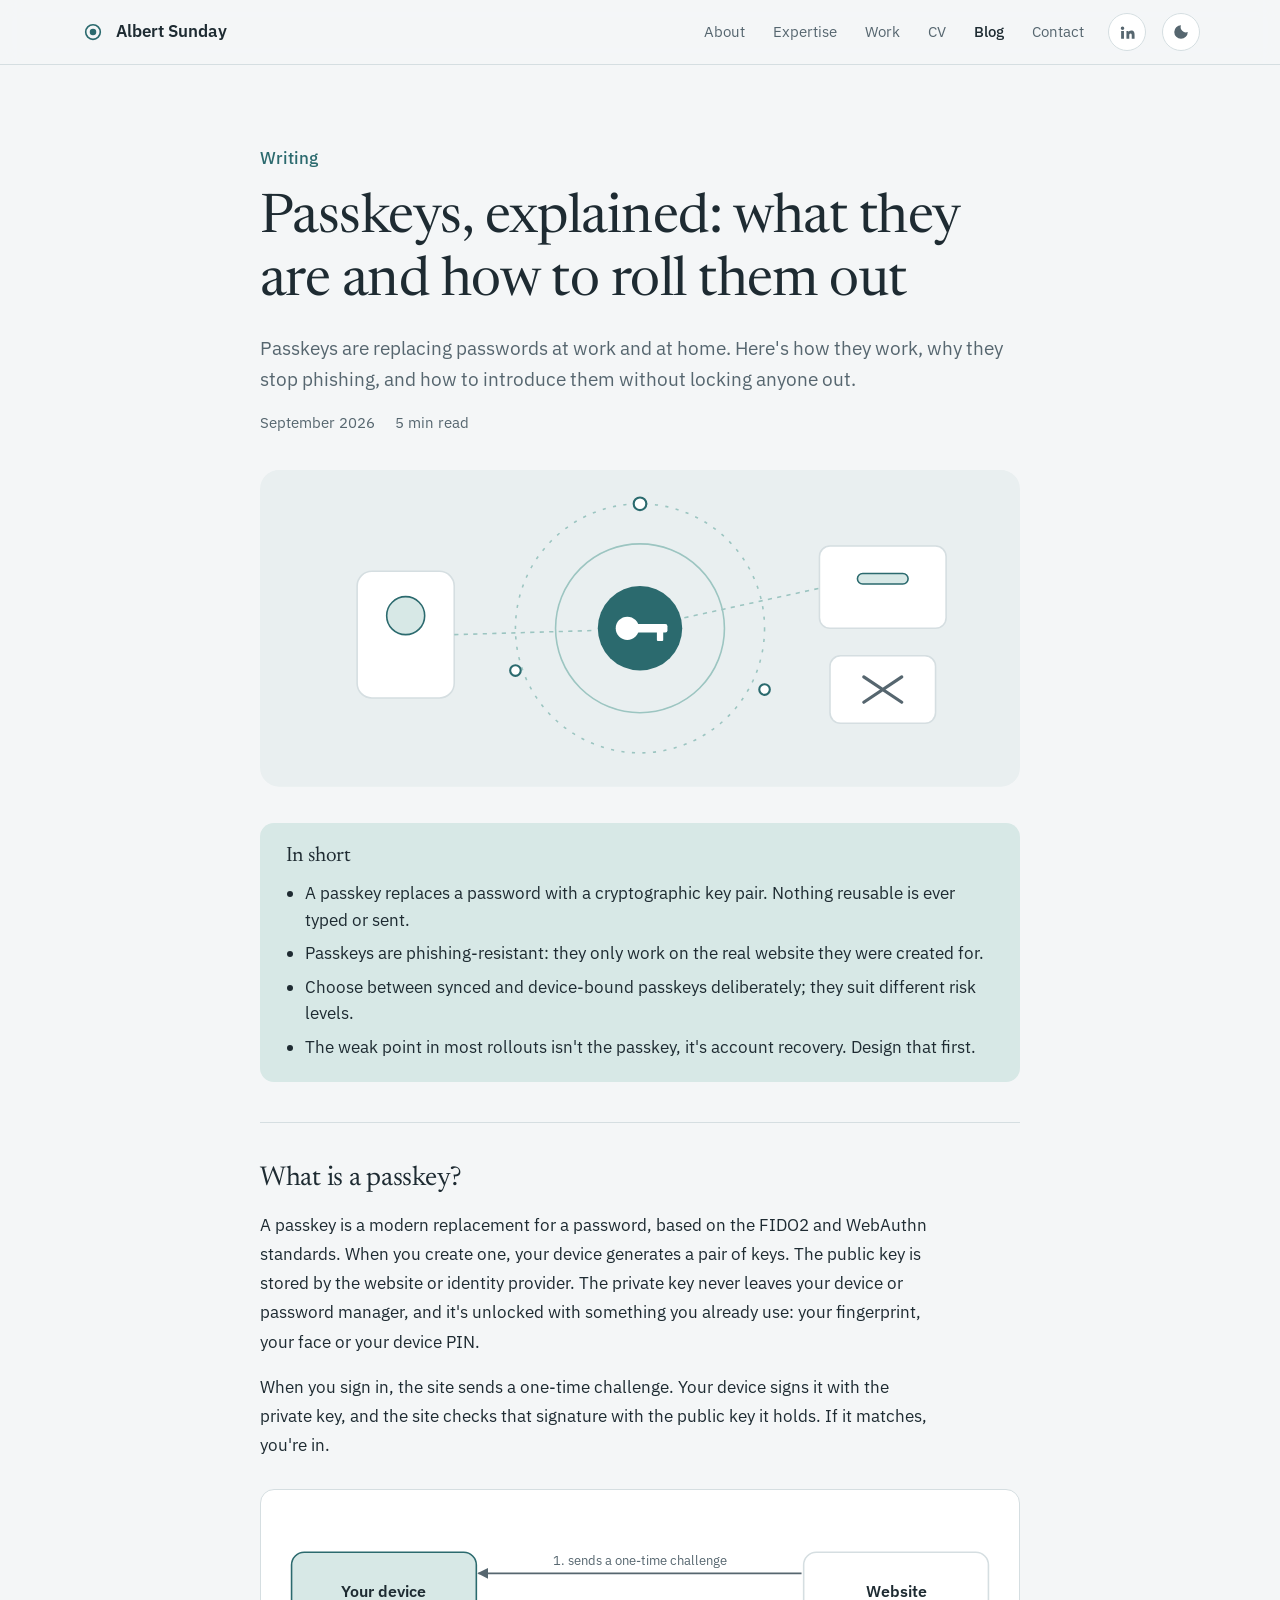
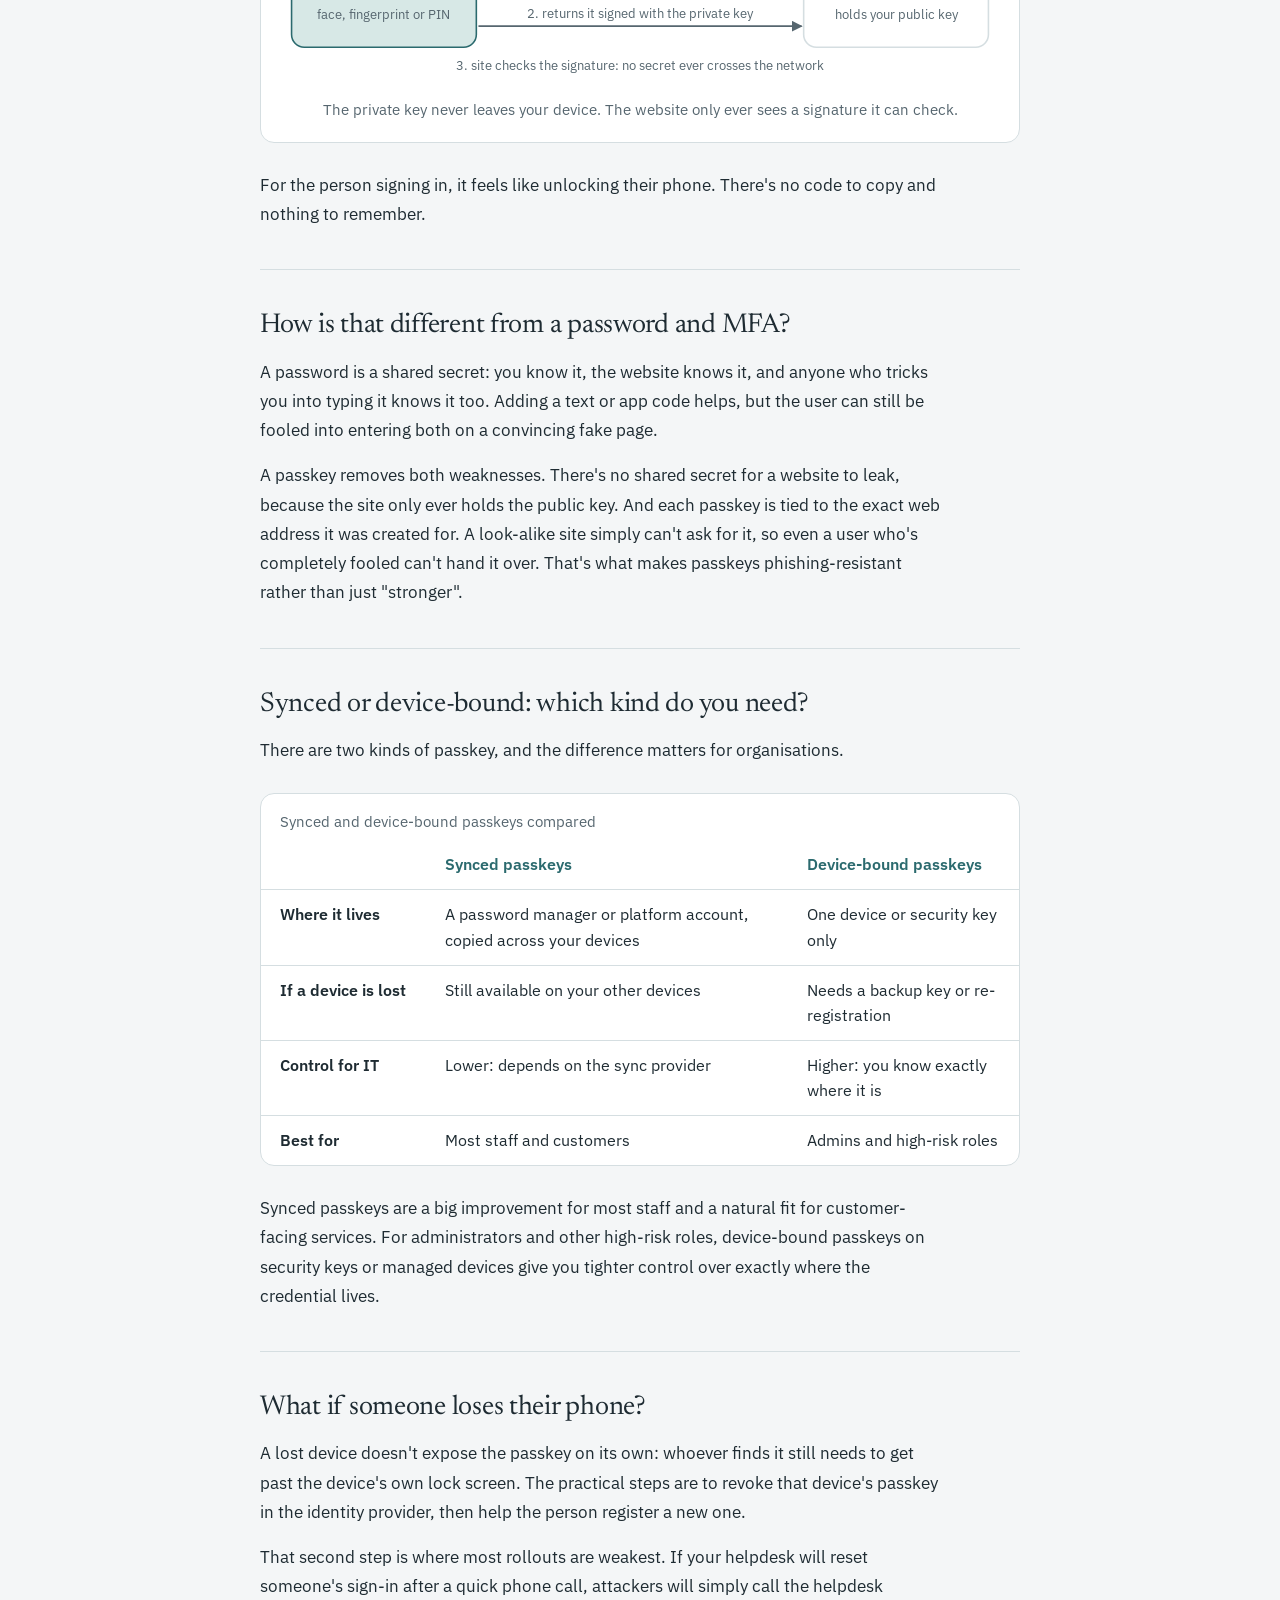
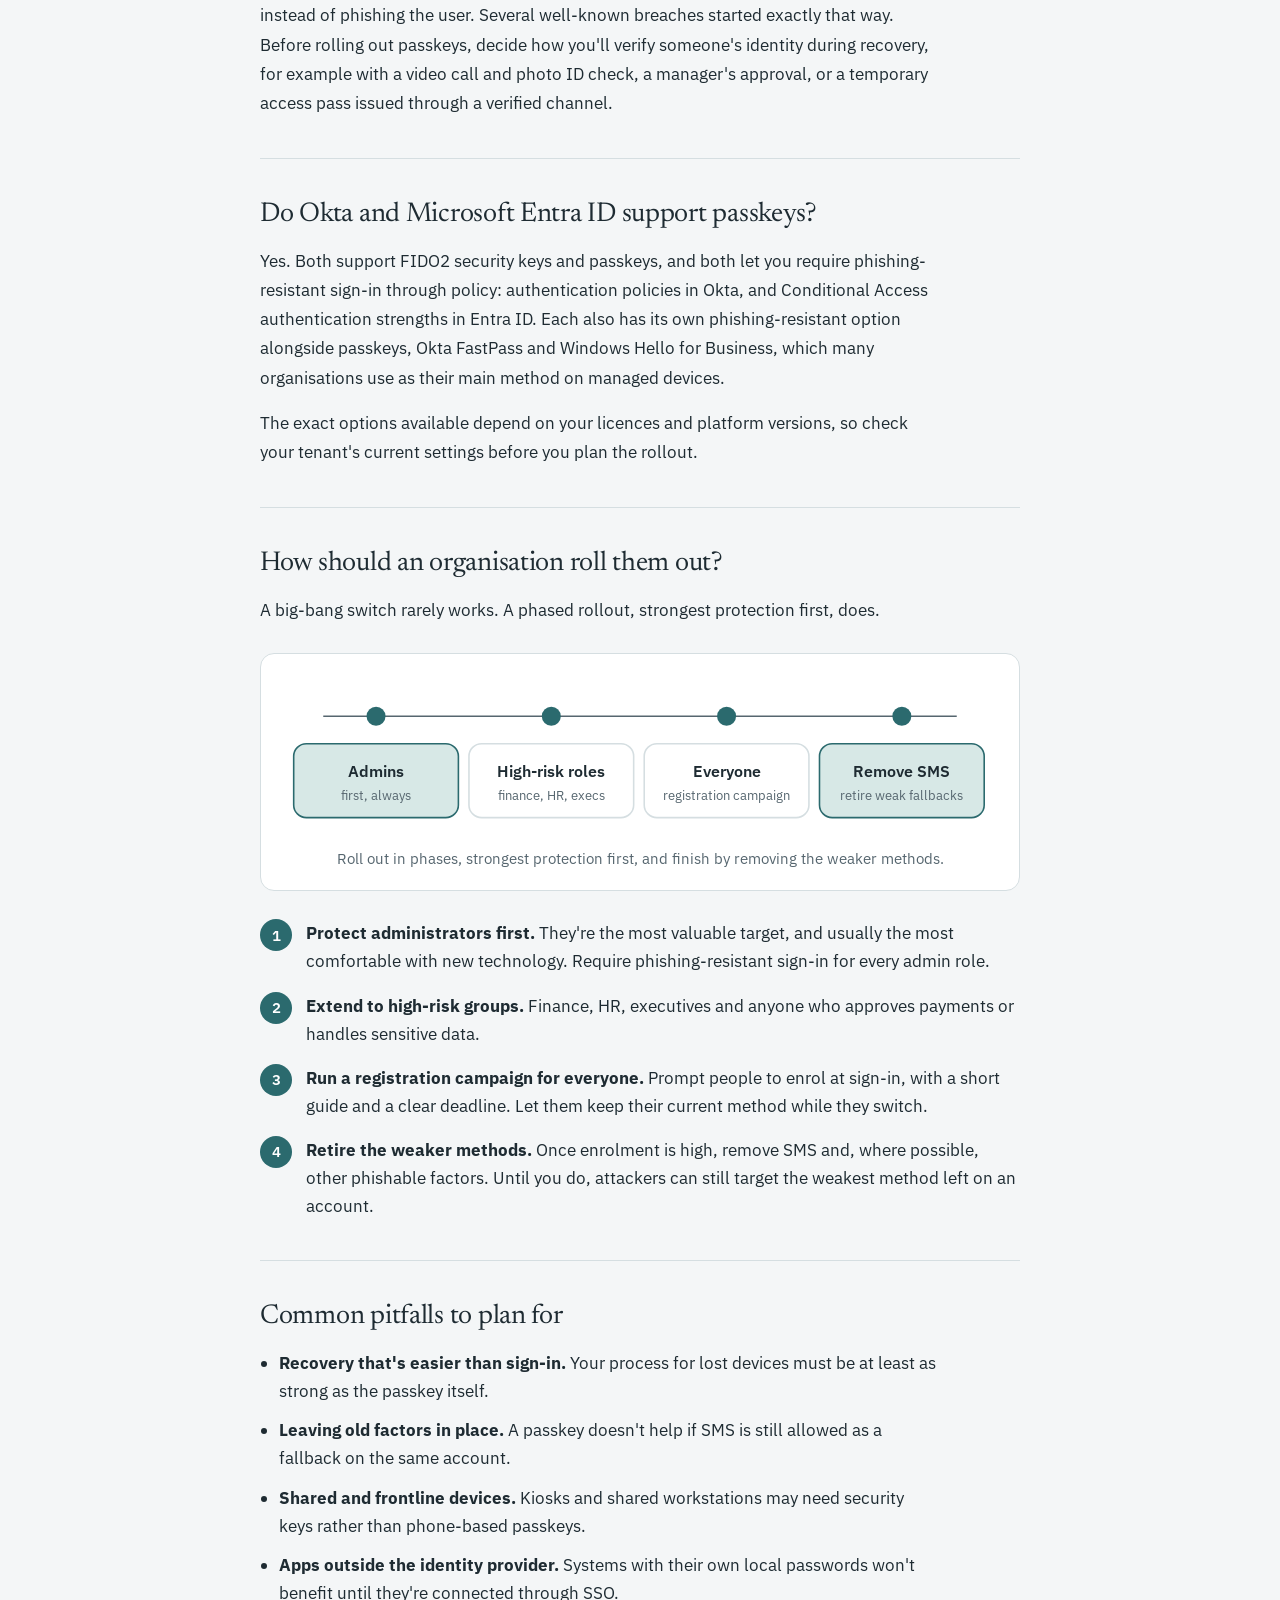
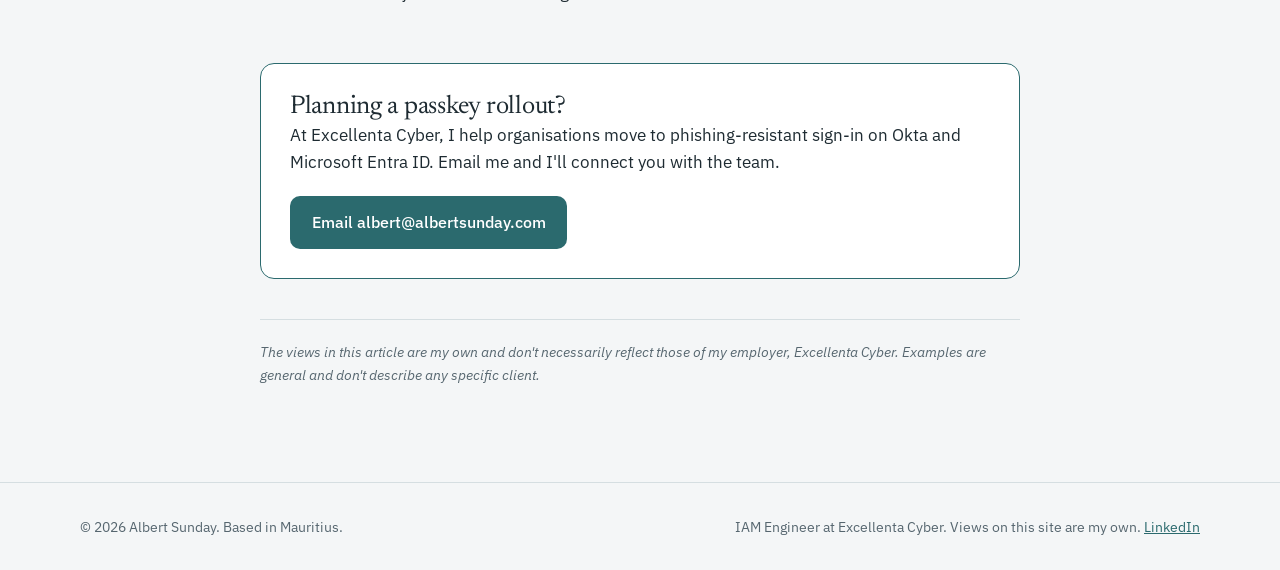
<file: blog/passkeys-explained/index.html>
<!DOCTYPE html>
<html lang="en">
<head>
  <meta charset="utf-8">
  <meta name="viewport" content="width=device-width, initial-scale=1, viewport-fit=cover">
  <title>Passkeys, explained: what they are and how to roll them out | Albert Sunday</title>
  <meta name="description" content="Passkeys are replacing passwords at work and at home. Here's how they work, why they stop phishing, and how to introduce them without locking anyone out.">
  <link rel="canonical" href="https://albertsunday.com/blog/passkeys-explained/">
  <meta property="og:type" content="article">
  <meta property="og:site_name" content="Albert Sunday">
  <meta property="og:title" content="Passkeys, explained: what they are and how to roll them out | Albert Sunday">
  <meta property="og:description" content="Passkeys are replacing passwords at work and at home. Here's how they work, why they stop phishing, and how to introduce them without locking anyone out.">
  <meta property="og:url" content="https://albertsunday.com/blog/passkeys-explained/">
  <meta property="og:image" content="https://albertsunday.com/og-image.jpg">
  <meta property="og:image:width" content="1200">
  <meta property="og:image:height" content="630">
  <meta name="twitter:card" content="summary_large_image">
  <link rel="icon" href="/favicon.svg" type="image/svg+xml">
  <link rel="preconnect" href="https://fonts.googleapis.com">
  <link rel="preconnect" href="https://fonts.gstatic.com" crossorigin>
  <link href="https://fonts.googleapis.com/css2?family=IBM+Plex+Sans:wght@400;500;600&family=Newsreader:opsz,wght@6..72,400;6..72,500&display=swap" rel="stylesheet">
  <link rel="stylesheet" href="/styles.css?v=6">
  <script type="application/ld+json">{"@context": "https://schema.org", "@type": "BlogPosting", "headline": "Passkeys, explained: what they are and how to roll them out", "description": "Passkeys are replacing passwords at work and at home. Here's how they work, why they stop phishing, and how to introduce them without locking anyone out.", "datePublished": "2026-09-25", "author": {"@type": "Person", "name": "Albert Sunday", "url": "https://albertsunday.com/"}, "mainEntityOfPage": "https://albertsunday.com/blog/passkeys-explained/"}</script>
</head>
<body>
  <a class="skip" href="#main">Skip to content</a>

  <header class="site-header">
    <div class="wrap header-inner">
      <a class="brand" href="/" aria-label="Albert Sunday, home">
        <svg class="brand-mark" viewBox="0 0 64 64" aria-hidden="true"><circle cx="32" cy="32" r="18" fill="none" stroke="currentColor" stroke-width="4"/><circle cx="32" cy="32" r="8" fill="currentColor"/></svg>
        Albert Sunday
      </a>
      <nav aria-label="Main">
        <ul class="nav-list">
          <li><a href="/#about">About</a></li>
          <li><a href="/#expertise">Expertise</a></li>
          <li><a href="/#work">Work</a></li>
          <li><a href="/#cv">CV</a></li>
          <li><a href="/blog/" aria-current="page">Blog</a></li>
          <li><a href="/#contact">Contact</a></li>
        </ul>
      </nav>
      <a class="icon-link" href="https://www.linkedin.com/in/albert-edidiong-168b92b1/" target="_blank" rel="noopener noreferrer" aria-label="Albert on LinkedIn (opens in a new tab)">
        <svg viewBox="0 0 24 24" aria-hidden="true"><path fill="currentColor" d="M4.98 3.5a2.5 2.5 0 1 1 0 5 2.5 2.5 0 0 1 0-5zM3 9.75h4v11H3v-11zm6.5 0h3.83v1.5h.05c.53-1 1.84-2.06 3.79-2.06 4.05 0 4.8 2.67 4.8 6.13v5.43h-4v-4.82c0-1.15-.02-2.63-1.6-2.63-1.61 0-1.86 1.25-1.86 2.55v4.9h-4v-11z"/></svg>
      </a>
      <button class="theme-toggle" type="button" aria-label="Switch colour theme">
        <svg viewBox="0 0 24 24" aria-hidden="true"><path d="M12 3a9 9 0 1 0 9 9 7 7 0 0 1-9-9z" fill="currentColor"/></svg>
      </button>
    </div>
  </header>

  <main id="main">
    <div class="wrap">
<article class="article">
  <header class="article-head">
    <p class="article-kicker"><a href="/blog/">Writing</a></p>
    <h1>Passkeys, explained: what they are and how to roll them out</h1>
    <p class="article-lede">Passkeys are replacing passwords at work and at home. Here's how they work, why they stop phishing, and how to introduce them without locking anyone out.</p>
    <p class="article-meta"><time datetime="2026-09">September 2026</time><span>5 min read</span></p>
  </header>
  <div class="article-hero"><svg class="article-hero-art" viewBox="0 0 720 300" role="img" aria-label="Illustration: a key linking a device to a website, with a look-alike site blocked">
<rect class="hero-bg" x="0" y="0" width="720" height="300" rx="18"/>
<circle class="hero-ring hero-r1" cx="360" cy="150" r="118"/>
<circle class="hero-ring" cx="360" cy="150" r="80"/>
<g class="hero-apps"><rect x="92" y="96" width="92" height="120" rx="14"/><rect x="530" y="72" width="120" height="78" rx="10"/><rect x="540" y="176" width="100" height="64" rx="10"/></g>
<circle class="hero-core" cx="360" cy="150" r="40"/>
<circle class="hero-person" cx="348" cy="150" r="11"/><rect class="hero-person" x="356" y="146" width="30" height="8" rx="2"/><rect class="hero-person" x="376" y="146" width="6" height="16" rx="1"/>
<g class="hero-links"><line x1="184" y1="156" x2="318" y2="152"/><line x1="402" y1="140" x2="530" y2="112"/></g>
<g class="hero-lock"><rect x="120" y="120" width="36" height="36" rx="18"/><rect x="566" y="98" width="48" height="10" rx="5"/></g>
<g class="hero-nodes"><circle cx="360" cy="32" r="6"/><circle cx="242" cy="190" r="5"/><circle cx="478" cy="208" r="5"/></g>
<path class="hero-block" d="M572 196l36 24M608 196l-36 24"/>
</svg></div>
  <div class="prose article-body">
    <section class="takeaways" aria-labelledby="tk">
      <h2 id="tk">In short</h2>
      <ul>
        <li>A passkey replaces a password with a cryptographic key pair. Nothing reusable is ever typed or sent.</li>
        <li>Passkeys are phishing-resistant: they only work on the real website they were created for.</li>
        <li>Choose between synced and device-bound passkeys deliberately; they suit different risk levels.</li>
        <li>The weak point in most rollouts isn't the passkey, it's account recovery. Design that first.</li>
      </ul>
    </section>

    <section class="article-section" aria-labelledby="what">
    <h2 id="what">What is a passkey?</h2>
    <p>A passkey is a modern replacement for a password, based on the FIDO2 and WebAuthn standards. When you create one, your device generates a pair of keys. The public key is stored by the website or identity provider. The private key never leaves your device or password manager, and it's unlocked with something you already use: your fingerprint, your face or your device PIN.</p>
    <p>When you sign in, the site sends a one-time challenge. Your device signs it with the private key, and the site checks that signature with the public key it holds. If it matches, you're in.</p>
    <figure class="diagram">
<svg class="dg" viewBox="0 0 680 165" role="img" aria-label="How a passkey sign-in works: challenge, signature, verification"><defs><marker id="ah" viewBox="0 0 10 10" refX="9" refY="5" markerWidth="7" markerHeight="7" orient="auto-start-reverse"><path class="dg-arrowhead" d="M0 0L10 5L0 10z"/></marker></defs><rect class="dg-accent" x="10" y="40" width="175" height="90" rx="12"/><text class="dg-label" x="97.5" y="82.0" text-anchor="middle">Your device</text><text class="dg-sub" x="97.5" y="103.0" text-anchor="middle">face, fingerprint or PIN</text><rect class="dg-box" x="495" y="40" width="175" height="90" rx="12"/><text class="dg-label" x="582.5" y="82.0" text-anchor="middle">Website</text><text class="dg-sub" x="582.5" y="103.0" text-anchor="middle">holds your public key</text><line class="dg-line" x1="493" y1="60" x2="187" y2="60" marker-end="url(#ah)"/><text class="dg-sub" x="340" y="52" text-anchor="middle">1. sends a one-time challenge</text><line class="dg-line" x1="187" y1="110" x2="493" y2="110" marker-end="url(#ah)"/><text class="dg-sub" x="340" y="102" text-anchor="middle">2. returns it signed with the private key</text><text class="dg-sub" x="340" y="152" text-anchor="middle">3. site checks the signature: no secret ever crosses the network</text></svg>
<figcaption>The private key never leaves your device. The website only ever sees a signature it can check.</figcaption>
</figure>
    <p>For the person signing in, it feels like unlocking their phone. There's no code to copy and nothing to remember.</p>
    </section>

    <section class="article-section" aria-labelledby="different">
    <h2 id="different">How is that different from a password and MFA?</h2>
    <p>A password is a shared secret: you know it, the website knows it, and anyone who tricks you into typing it knows it too. Adding a text or app code helps, but the user can still be fooled into entering both on a convincing fake page.</p>
    <p>A passkey removes both weaknesses. There's no shared secret for a website to leak, because the site only ever holds the public key. And each passkey is tied to the exact web address it was created for. A look-alike site simply can't ask for it, so even a user who's completely fooled can't hand it over. That's what makes passkeys phishing-resistant rather than just "stronger".</p>
    </section>

    <section class="article-section" aria-labelledby="synced">
    <h2 id="synced">Synced or device-bound: which kind do you need?</h2>
    <p>There are two kinds of passkey, and the difference matters for organisations.</p>
    <div class="table-wrap"><table class="compare">
<caption>Synced and device-bound passkeys compared</caption>
<thead><tr><th scope="col"></th><th scope="col">Synced passkeys</th><th scope="col">Device-bound passkeys</th></tr></thead>
<tbody>
<tr><th scope="row">Where it lives</th><td>A password manager or platform account, copied across your devices</td><td>One device or security key only</td></tr>
<tr><th scope="row">If a device is lost</th><td>Still available on your other devices</td><td>Needs a backup key or re-registration</td></tr>
<tr><th scope="row">Control for IT</th><td>Lower: depends on the sync provider</td><td>Higher: you know exactly where it is</td></tr>
<tr><th scope="row">Best for</th><td>Most staff and customers</td><td>Admins and high-risk roles</td></tr>
</tbody></table></div>
    <p>Synced passkeys are a big improvement for most staff and a natural fit for customer-facing services. For administrators and other high-risk roles, device-bound passkeys on security keys or managed devices give you tighter control over exactly where the credential lives.</p>
    </section>

    <section class="article-section" aria-labelledby="lost">
    <h2 id="lost">What if someone loses their phone?</h2>
    <p>A lost device doesn't expose the passkey on its own: whoever finds it still needs to get past the device's own lock screen. The practical steps are to revoke that device's passkey in the identity provider, then help the person register a new one.</p>
    <p>That second step is where most rollouts are weakest. If your helpdesk will reset someone's sign-in after a quick phone call, attackers will simply call the helpdesk instead of phishing the user. Several well-known breaches started exactly that way. Before rolling out passkeys, decide how you'll verify someone's identity during recovery, for example with a video call and photo ID check, a manager's approval, or a temporary access pass issued through a verified channel.</p>
    </section>

    <section class="article-section" aria-labelledby="platforms">
    <h2 id="platforms">Do Okta and Microsoft Entra ID support passkeys?</h2>
    <p>Yes. Both support FIDO2 security keys and passkeys, and both let you require phishing-resistant sign-in through policy: authentication policies in Okta, and Conditional Access authentication strengths in Entra ID. Each also has its own phishing-resistant option alongside passkeys, Okta FastPass and Windows Hello for Business, which many organisations use as their main method on managed devices.</p>
    <p>The exact options available depend on your licences and platform versions, so check your tenant's current settings before you plan the rollout.</p>
    </section>

    <section class="article-section" aria-labelledby="rollout">
    <h2 id="rollout">How should an organisation roll them out?</h2>
    <p>A big-bang switch rarely works. A phased rollout, strongest protection first, does.</p>
    <figure class="diagram">
<svg class="dg" viewBox="0 0 680 150" role="img" aria-label="Passkey rollout in four phases"><defs><marker id="ah" viewBox="0 0 10 10" refX="9" refY="5" markerWidth="7" markerHeight="7" orient="auto-start-reverse"><path class="dg-arrowhead" d="M0 0L10 5L0 10z"/></marker></defs><line class="dg-line" x1="40" y1="40" x2="640" y2="40"/><circle class="dg-dot" cx="90" cy="40" r="9"/><rect class="dg-accent" x="12" y="66" width="156" height="70" rx="12"/><text class="dg-label" x="90.0" y="98.0" text-anchor="middle">Admins</text><text class="dg-sub" x="90.0" y="119.0" text-anchor="middle">first, always</text><circle class="dg-dot" cx="256" cy="40" r="9"/><rect class="dg-box" x="178" y="66" width="156" height="70" rx="12"/><text class="dg-label" x="256.0" y="98.0" text-anchor="middle">High-risk roles</text><text class="dg-sub" x="256.0" y="119.0" text-anchor="middle">finance, HR, execs</text><circle class="dg-dot" cx="422" cy="40" r="9"/><rect class="dg-box" x="344" y="66" width="156" height="70" rx="12"/><text class="dg-label" x="422.0" y="98.0" text-anchor="middle">Everyone</text><text class="dg-sub" x="422.0" y="119.0" text-anchor="middle">registration campaign</text><circle class="dg-dot" cx="588" cy="40" r="9"/><rect class="dg-accent" x="510" y="66" width="156" height="70" rx="12"/><text class="dg-label" x="588.0" y="98.0" text-anchor="middle">Remove SMS</text><text class="dg-sub" x="588.0" y="119.0" text-anchor="middle">retire weak fallbacks</text></svg>
<figcaption>Roll out in phases, strongest protection first, and finish by removing the weaker methods.</figcaption>
</figure>
    <ol class="steps">
      <li><strong>Protect administrators first.</strong> They're the most valuable target, and usually the most comfortable with new technology. Require phishing-resistant sign-in for every admin role.</li>
      <li><strong>Extend to high-risk groups.</strong> Finance, HR, executives and anyone who approves payments or handles sensitive data.</li>
      <li><strong>Run a registration campaign for everyone.</strong> Prompt people to enrol at sign-in, with a short guide and a clear deadline. Let them keep their current method while they switch.</li>
      <li><strong>Retire the weaker methods.</strong> Once enrolment is high, remove SMS and, where possible, other phishable factors. Until you do, attackers can still target the weakest method left on an account.</li>
    </ol>
    </section>

    <section class="article-section" aria-labelledby="pitfalls">
    <h2 id="pitfalls">Common pitfalls to plan for</h2>
    <ul class="pitfalls">
      <li><strong>Recovery that's easier than sign-in.</strong> Your process for lost devices must be at least as strong as the passkey itself.</li>
      <li><strong>Leaving old factors in place.</strong> A passkey doesn't help if SMS is still allowed as a fallback on the same account.</li>
      <li><strong>Shared and frontline devices.</strong> Kiosks and shared workstations may need security keys rather than phone-based passkeys.</li>
      <li><strong>Apps outside the identity provider.</strong> Systems with their own local passwords won't benefit until they're connected through SSO.</li>
    </ul>
    </section>

    <div class="article-cta">
      <h2>Planning a passkey rollout?</h2>
      <p>At Excellenta Cyber, I help organisations move to phishing-resistant sign-in on Okta and Microsoft Entra ID. Email me and I&#39;ll connect you with the team.</p>
      <a class="btn btn-primary" href="mailto:albert@albertsunday.com">Email albert@albertsunday.com</a>
    </div>
  </div>
  <p class="article-disclaimer">The views in this article are my own and don&#39;t necessarily reflect those of my employer, Excellenta Cyber. Examples are general and don&#39;t describe any specific client.</p>
</article>
    </div>
  </main>

  <footer class="site-footer">
    <div class="wrap footer-inner">
      <p>&copy; <span id="year">2026</span> Albert Sunday. Based in Mauritius.</p>
      <p>IAM Engineer at Excellenta Cyber. Views on this site are my own. <a href="https://www.linkedin.com/in/albert-edidiong-168b92b1/" target="_blank" rel="noopener noreferrer">LinkedIn</a></p>
    </div>
  </footer>

  <script src="/script.js?v=6"></script>
</body>
</html>
</file>
<file: styles.css>
/* ---------- Colour tokens ---------- */
:root {
  --bg: #F4F6F7;
  --surface: #FFFFFF;
  --tint: #E9EFF0;
  --ink: #1E2B32;
  --muted: #56666F;
  --line: #D5DEE1;
  --accent: #2B6A6E;        /* deep teal */
  --accent-ink: #FFFFFF;
  --accent-soft: #D7E8E6;
  --ring: #9CC5C1;
  --shadow: 0 1px 2px rgba(30, 43, 50, .06), 0 8px 24px rgba(30, 43, 50, .06);
  color-scheme: light;
}
@media (prefers-color-scheme: dark) {
  :root:not([data-theme="light"]) {
    --bg: #141C21; --surface: #1B262C; --tint: #182228; --ink: #E3EAEC; --muted: #9AABB2;
    --line: #2B3A42; --accent: #8CC7C1; --accent-ink: #10201F; --accent-soft: #223A3B;
    --ring: #3E6A69; --shadow: 0 1px 2px rgba(0,0,0,.3), 0 8px 24px rgba(0,0,0,.25);
    color-scheme: dark;
  }
}
:root[data-theme="dark"] {
  --bg: #141C21; --surface: #1B262C; --tint: #182228; --ink: #E3EAEC; --muted: #9AABB2;
  --line: #2B3A42; --accent: #8CC7C1; --accent-ink: #10201F; --accent-soft: #223A3B;
  --ring: #3E6A69; --shadow: 0 1px 2px rgba(0,0,0,.3), 0 8px 24px rgba(0,0,0,.25);
  color-scheme: dark;
}

/* ---------- Base ---------- */
*, *::before, *::after { box-sizing: border-box; }
:root { padding-top: env(safe-area-inset-top, 0px); padding-bottom: env(safe-area-inset-bottom, 0px); }
html { scroll-behavior: smooth; scroll-padding-top: calc(72px + env(safe-area-inset-top, 0px)); }
body {
  margin: 0;
  background: var(--bg);
  color: var(--ink);
  font-family: "IBM Plex Sans", system-ui, -apple-system, "Segoe UI", sans-serif;
  font-size: 1.0625rem;
  line-height: 1.6;
  -webkit-font-smoothing: antialiased;
}
h1, h2 {
  font-family: "Newsreader", Georgia, "Times New Roman", serif;
  font-weight: 400;
  line-height: 1.15;
  letter-spacing: -0.01em;
  margin: 0;
}
h2 { font-size: clamp(1.75rem, 3vw, 2.25rem); }
p { margin: 0 0 1rem; }
a { color: var(--accent); }
img, svg { max-width: 100%; }

.wrap { width: min(1120px, 100% - 2.5rem); margin-inline: auto; }

:focus-visible { outline: 2px solid var(--accent); outline-offset: 3px; border-radius: 6px; }

.skip { position: absolute; left: -9999px; }
.skip:focus { left: 1rem; top: 1rem; z-index: 100; background: var(--surface); padding: .5rem 1rem; }

/* ---------- Header ---------- */
.site-header {
  position: sticky; top: env(safe-area-inset-top, 0px); z-index: 50;
  background: color-mix(in srgb, var(--bg) 88%, transparent);
  backdrop-filter: blur(10px);
  border-bottom: 1px solid var(--line);
}
.header-inner { display: flex; align-items: center; gap: 1.5rem; height: 64px; }
.brand { display: flex; align-items: center; gap: .6rem; font-weight: 600; color: var(--ink); text-decoration: none; }
.brand-mark { width: 26px; height: 26px; color: var(--accent); }
.nav-list { display: flex; gap: 1.75rem; list-style: none; margin: 0 0 0 auto; padding: 0; }
nav { margin-left: auto; }
.nav-list a { color: var(--muted); text-decoration: none; font-size: .95rem; }
.nav-list a:hover { color: var(--ink); }
.icon-link {
  display: grid; place-items: center; width: 38px; height: 38px;
  border: 1px solid var(--line); border-radius: 50%;
  background: var(--surface); color: var(--muted);
}
.icon-link svg { width: 17px; height: 17px; }
.icon-link:hover { color: var(--accent); border-color: var(--accent); }
.theme-toggle {
  display: grid; place-items: center; width: 38px; height: 38px;
  border: 1px solid var(--line); border-radius: 50%;
  background: var(--surface); color: var(--muted); cursor: pointer;
}
.theme-toggle svg { width: 18px; height: 18px; }
.theme-toggle:hover { color: var(--ink); }

/* ---------- Hero ---------- */
.hero { padding: clamp(3.5rem, 9vw, 7rem) 0 clamp(3rem, 7vw, 5.5rem); }
.hero-grid { display: grid; grid-template-columns: 1.35fr 1fr; gap: 3rem; align-items: center; }
.hero-role { color: var(--accent); font-weight: 500; margin-bottom: 1.25rem; }
.hero h1 { font-size: clamp(2.3rem, 5.2vw, 3.9rem); max-width: 18ch; text-wrap: balance; }
.hero-lede { color: var(--muted); font-size: 1.15rem; max-width: 46ch; margin: 1.5rem 0 2rem; }
.hero-actions { display: flex; flex-wrap: wrap; gap: .75rem; }

.hero-figure { margin: 0; text-align: center; }
.rings { overflow: visible; }
.ring { fill: none; stroke: var(--ring); stroke-width: 1.5; }
.r1 { stroke-dasharray: 3 7; }
.r2 { opacity: .8; }
.core { fill: var(--accent); }
.nodes circle { fill: var(--surface); stroke: var(--accent); stroke-width: 2; }
.nodes { transform-origin: 160px 160px; animation: orbit 60s linear infinite; }
@keyframes orbit { to { transform: rotate(360deg); } }
.portrait-wrap { position: relative; width: min(360px, 100%); aspect-ratio: 1; margin-inline: auto; }
.portrait-wrap .rings { position: absolute; inset: 0; width: 100%; height: 100%; }
.portrait {
  position: absolute; inset: 13%; width: 74%; height: 74%;
  border-radius: 50%; object-fit: cover;
  box-shadow: 0 12px 40px rgba(30, 43, 50, .18);
}
.about-side { display: flex; flex-direction: column; gap: 1.5rem; }
.about-photo { width: 100%; height: auto; border-radius: 14px; display: block; }

/* ---------- Buttons ---------- */
.btn {
  display: inline-flex; align-items: center; padding: .8rem 1.3rem;
  border-radius: 10px; font-weight: 500; text-decoration: none; font-size: 1rem;
  border: 1px solid transparent; transition: background .2s, border-color .2s;
}
.btn-primary { background: var(--accent); color: var(--accent-ink); }
.btn-primary:hover { background: color-mix(in srgb, var(--accent) 85%, var(--ink)); }
.btn-quiet { color: var(--ink); border-color: var(--line); background: var(--surface); }
.btn-quiet:hover { border-color: var(--accent); }
.btn-large { padding: 1rem 1.6rem; font-size: 1.05rem; }

/* ---------- Sections ---------- */
.section { padding: clamp(3.5rem, 8vw, 6rem) 0; }
.section-tint { background: var(--tint); border-block: 1px solid var(--line); }
.section-head { display: flex; flex-wrap: wrap; justify-content: space-between; align-items: end; gap: 1rem 3rem; margin-bottom: 2.5rem; }
.section-head p { color: var(--muted); margin: 0; max-width: 44ch; }

.about-grid { display: grid; grid-template-columns: 1fr 2fr; gap: 2rem 4rem; }
.prose { max-width: 62ch; }
.prose p:last-child { margin-bottom: 0; }

/* ---------- Cards (flip) ---------- */
.cards { display: grid; grid-template-columns: repeat(auto-fill, minmax(300px, 1fr)); gap: 1rem; }
.card { perspective: 1400px; }
.card-inner {
  display: grid; height: 100%;
  transform-style: preserve-3d;
  transition: transform .6s cubic-bezier(.2, .7, .2, 1);
}
.card.is-flipped .card-inner { transform: rotateY(180deg); }

/* Both faces share one grid cell, so the card is as tall as its longer side */
.card-face {
  grid-area: 1 / 1;
  backface-visibility: hidden; -webkit-backface-visibility: hidden;
  background: var(--surface);
  border: 1px solid var(--line);
  border-radius: 14px;
  padding: 1.4rem;
  min-height: 200px;
}
.card-front {
  all: unset; grid-area: 1 / 1; box-sizing: border-box; cursor: pointer;
  backface-visibility: hidden; -webkit-backface-visibility: hidden;
  background: var(--surface); border: 1px solid var(--line); border-radius: 14px;
  padding: 1.4rem; min-height: 200px;
  display: flex; flex-direction: column; gap: .4rem;
  transition: border-color .2s;
}
.card-front:hover { border-color: var(--accent); }
.card-front:focus-visible { outline: 2px solid var(--accent); outline-offset: 3px; }
.card-back {
  transform: rotateY(180deg);
  border-color: var(--accent);
  box-shadow: var(--shadow);
  display: flex; flex-direction: column;
}

.card-title { font-family: "Newsreader", Georgia, serif; font-weight: 500; font-size: 1.35rem; line-height: 1.25; }
.card-line { margin-top: .35rem; }
.card-line { color: var(--muted); font-size: .98rem; }
.card-sector { color: var(--accent); font-size: .9rem; font-weight: 500; }
.card-hint {
  margin-top: auto; padding-top: 1rem;
  display: inline-flex; align-items: center; gap: .5rem;
  color: var(--accent); font-size: .9rem; font-weight: 500;
}
.card-hint::before {
  content: ""; width: 16px; height: 16px; flex: none;
  border: 1.5px solid currentColor; border-radius: 50%;
  background: radial-gradient(circle, currentColor 2.5px, transparent 3px);
}

.card-back p { margin-bottom: 1rem; }
.card-return {
  margin-top: auto; align-self: flex-start;
  font: inherit; font-size: .9rem; font-weight: 500; color: var(--accent);
  background: none; border: 1px solid var(--line); border-radius: 8px;
  padding: .4rem .8rem; cursor: pointer; margin-top: 1rem;
}
.card-back > .card-return { margin-top: auto; }
.card-back > :nth-last-child(2) { margin-bottom: 1rem; }
.card-return:hover { border-color: var(--accent); }

.tags { display: flex; flex-wrap: wrap; gap: .4rem; list-style: none; margin: 0; padding: 0; }
.tags li { background: var(--accent-soft); color: var(--ink); font-size: .85rem; padding: .25rem .65rem; border-radius: 999px; }

.cards-work { grid-template-columns: repeat(auto-fill, minmax(340px, 1fr)); }


.case { margin: 0; display: grid; gap: .8rem; }
.case dt { font-weight: 600; font-size: .9rem; color: var(--accent); }
.case dd { margin: .15rem 0 0; }

/* ---------- Credentials ---------- */
.creds { list-style: none; margin: 0; padding: 0; display: grid; grid-template-columns: repeat(auto-fill, minmax(240px, 1fr)); gap: 1.25rem 2rem; }
.creds li { border-left: 3px solid var(--accent); padding-left: 1rem; display: grid; gap: .15rem; }
.creds span { color: var(--muted); font-size: .95rem; }
.creds a { font-size: .95rem; }

.creds-groups { display: grid; gap: 2.5rem; }
.creds-heading { font-size: 1rem; font-weight: 600; color: var(--muted); margin: 0 0 1rem; }
.creds-verify { margin: 0; font-weight: 500; }
.creds-progress li { border-left-style: dashed; border-left-color: var(--ring); }

/* ---------- CV download ---------- */
.cv-inner { display: flex; flex-wrap: wrap; align-items: center; justify-content: space-between; gap: 1.5rem 3rem; }
.cv-text { max-width: 52ch; }
.cv-text h2 { margin-bottom: .75rem; }
.cv-text p { color: var(--muted); margin: 0; }
.btn-icon.cv-btn svg { color: var(--accent-ink); width: 20px; height: 20px; }
.contact { border-top: 1px solid var(--line); }

/* ---------- Contact ---------- */
.contact-inner { text-align: center; max-width: 640px; }
.contact h2 { font-size: clamp(2rem, 4vw, 2.8rem); margin-bottom: 1rem; }
.contact p { color: var(--muted); margin-bottom: 2rem; }
.contact .btn { max-width: 100%; overflow-wrap: anywhere; }
.contact-actions { display: flex; flex-wrap: wrap; justify-content: center; gap: .75rem; }
.btn-icon { gap: .6rem; }
.btn-icon svg { width: 18px; height: 18px; color: var(--accent); }
.header-inner { gap: 1rem; }
nav { margin-right: .5rem; }

/* ---------- Blog ---------- */
.nav-list a[aria-current="page"] { color: var(--ink); font-weight: 500; }
.blog-head { padding: clamp(3rem, 7vw, 5rem) 0 clamp(3.5rem, 8vw, 6rem); }
.blog-head h1 { font-size: clamp(2.4rem, 5vw, 3.4rem); }
.blog-intro { color: var(--muted); font-size: 1.15rem; max-width: 52ch; margin: .9rem 0 0; }
.blog-note { margin-top: 1.75rem; max-width: 62ch; padding: 1.1rem 1.3rem; background: var(--accent-soft); border-radius: 12px; }
.blog-note p { margin: 0 0 .6rem; line-height: 1.6; }
.post-list { list-style: none; margin: 2.5rem 0 0; padding: 0; display: grid; gap: 2rem; }
.section-head + .post-list { margin-top: 0; }
.post { display: grid; grid-template-columns: minmax(0, 320px) minmax(0, 1fr); gap: 2rem; align-items: center;
  background: var(--surface); border: 1px solid var(--line); border-radius: 16px; padding: 1.25rem; }
.post-thumb { display: block; border-radius: 12px; overflow: hidden; }
.post-thumb-art { display: block; width: 100%; height: auto; }
.post-text p { color: var(--muted); max-width: 60ch; }
.post-title { font-family: "Newsreader", Georgia, serif; font-weight: 400; font-size: 1.75rem; line-height: 1.2; margin: .35rem 0 .6rem; }
.post-title a { color: var(--ink); text-decoration: none; }
.post-title a:hover { color: var(--accent); }
.post-link { font-weight: 500; }
.post-meta, .article-meta { display: flex; gap: 1.25rem; color: var(--muted); font-size: .92rem; margin: 0; }

/* Illustration (shared by article hero and thumbnails) */
.hero-bg { fill: var(--tint); }
.hero-ring { fill: none; stroke: var(--ring); stroke-width: 1.5; }
.hero-r1 { stroke-dasharray: 3 7; }
.hero-core { fill: var(--accent); }
.hero-person { fill: var(--accent-ink); }
.hero-apps rect { fill: var(--surface); stroke: var(--line); stroke-width: 1.5; }
.hero-links line { stroke: var(--ring); stroke-width: 1.5; stroke-dasharray: 4 5; }
.hero-nodes circle { fill: var(--surface); stroke: var(--accent); stroke-width: 2; }
.hero-lock rect { fill: var(--accent-soft); stroke: var(--accent); stroke-width: 1.5; }

/* Article */
.article { max-width: 760px; margin-inline: auto; padding: clamp(2.5rem, 7vw, 5rem) 0 clamp(3rem, 8vw, 6rem); }
.article-kicker { margin: 0 0 1rem; font-weight: 500; }
.article-kicker a { text-decoration: none; }
.article h1 { font-size: clamp(2.3rem, 5vw, 3.4rem); text-wrap: balance; }
.article-lede { font-size: 1.2rem; color: var(--muted); margin: 1.25rem 0 1rem; text-wrap: pretty; }
.article-hero { margin: 2.25rem 0 0; }
.article-hero-art { display: block; width: 100%; height: auto; }
.toc { margin: 2.25rem 0 1rem; padding: 1.4rem 1.6rem; background: var(--tint); border: 1px solid var(--line); border-radius: 14px; }
.toc-title { font-weight: 600; margin: 0 0 .6rem; }
.toc ol { margin: 0; padding-left: 1.4rem; display: grid; gap: .35rem; }
.article-body { max-width: none; counter-reset: faq; }
.faq-item { padding-top: 2.5rem; margin-top: 2.5rem; border-top: 1px solid var(--line); }
.faq-item h2 { display: flex; gap: .9rem; align-items: baseline; font-size: 1.7rem; margin: 0 0 1rem; text-wrap: balance; scroll-margin-top: 90px; }
.faq-item h2::before {
  counter-increment: faq; content: counter(faq);
  flex: none; display: inline-grid; place-items: center; width: 2rem; height: 2rem; border-radius: 50%;
  background: var(--accent); color: var(--accent-ink);
  font-family: "IBM Plex Sans", system-ui, sans-serif; font-size: .95rem; font-weight: 600; transform: translateY(-3px);
}
.faq-item p { line-height: 1.72; text-wrap: pretty; max-width: 68ch; }
.short-answer { background: var(--accent-soft); border-radius: 12px; padding: 1rem 1.2rem; font-size: 1.08rem; line-height: 1.55 !important; }
.short-answer span { display: block; font-size: .8rem; font-weight: 600; color: var(--accent); margin-bottom: .25rem; }

/* Article sections (non-FAQ articles) */
.takeaways { margin: 2.25rem 0 0; padding: 1.4rem 1.6rem; background: var(--accent-soft); border-radius: 14px; }
.takeaways h2 { font-size: 1.3rem; margin: 0 0 .7rem; }
.takeaways ul { margin: 0; padding-left: 1.2rem; display: grid; gap: .45rem; line-height: 1.55; }
.article-section { padding-top: 2.5rem; margin-top: 2.5rem; border-top: 1px solid var(--line); }
.article-section h2 { font-size: 1.7rem; margin: 0 0 1rem; text-wrap: balance; }
.article-section p { line-height: 1.72; text-wrap: pretty; max-width: 68ch; }
.steps { counter-reset: step; list-style: none; padding: 0; margin: 1.5rem 0 0; display: grid; gap: 1rem; }
.steps li { counter-increment: step; position: relative; padding-left: 2.9rem; line-height: 1.65; min-height: 2rem; }
.steps li::before { content: counter(step); position: absolute; left: 0; top: 0; display: grid; place-items: center; width: 2rem; height: 2rem; border-radius: 50%;
  background: var(--accent); color: var(--accent-ink); font-weight: 600; font-size: .95rem; }
.pitfalls { padding-left: 1.2rem; display: grid; gap: .7rem; line-height: 1.65; max-width: 68ch; }
.hero-block { stroke: var(--muted); stroke-width: 3; stroke-linecap: round; fill: none; }

.article-disclaimer { margin: 2.5rem 0 0; padding-top: 1.25rem; border-top: 1px solid var(--line); color: var(--muted); font-size: .9rem; font-style: italic; }

/* Diagrams */
.diagram { margin: 1.75rem 0; padding: 1.25rem; background: var(--surface); border: 1px solid var(--line); border-radius: 14px; }
.dg { display: block; width: 100%; height: auto; }
.diagram figcaption { margin-top: .9rem; color: var(--muted); font-size: .93rem; text-align: center; }
.dg text { font-family: "IBM Plex Sans", system-ui, sans-serif; }
.dg-label { fill: var(--ink); font-size: 15px; font-weight: 600; }
.dg-sub { fill: var(--muted); font-size: 12.5px; }
.dg-box { fill: var(--surface); stroke: var(--line); stroke-width: 1.5; }
.dg-accent { fill: var(--accent-soft); stroke: var(--accent); stroke-width: 1.5; }
.dg-weak { fill: var(--tint); stroke: var(--line); stroke-width: 1.5; stroke-dasharray: 5 4; }
.dg-line { stroke: var(--muted); stroke-width: 1.5; fill: none; }
.dg-arrowhead { fill: var(--muted); }
.dg-dot { fill: var(--accent); }
.dg-ok { fill: var(--accent); }
.dg-no { fill: var(--muted); }
.dg-mark { stroke: var(--accent-ink); stroke-width: 2.5; fill: none; stroke-linecap: round; stroke-linejoin: round; }
.dg-no + .dg-mark { stroke: var(--surface); }
.dg-grad-a { stop-color: var(--line); }
.dg-grad-b { stop-color: var(--accent); }

/* Comparison table */
.table-wrap { overflow-x: auto; margin: 1.75rem 0; border: 1px solid var(--line); border-radius: 14px; background: var(--surface); }
.compare { width: 100%; border-collapse: collapse; font-size: .98rem; }
.compare caption { text-align: left; padding: 1rem 1.2rem .4rem; color: var(--muted); font-size: .93rem; }
.compare th, .compare td { padding: .75rem 1.2rem; text-align: left; border-top: 1px solid var(--line); vertical-align: top; }
.compare thead th { border-top: 0; color: var(--accent); font-weight: 600; }
.compare tbody th { font-weight: 600; white-space: nowrap; }

.article-cta { margin-top: 3.5rem; padding: 1.8rem; border: 1px solid var(--accent); border-radius: 14px; background: var(--surface); }
.article-cta h2 { margin-top: 0; font-size: 1.6rem; }
.article-cta p { margin-bottom: 1.2rem; }

@media (max-width: 720px) {
  .post { grid-template-columns: 1fr; gap: 1.25rem; }
  .faq-item h2 { font-size: 1.45rem; }
  .diagram { padding: .75rem; overflow-x: auto; }
  .dg { min-width: 560px; }
  .diagram figcaption { text-align: left; }
}

/* ---------- Footer ---------- */
.site-footer { border-top: 1px solid var(--line); padding: 2rem 0; color: var(--muted); font-size: .9rem; }
.footer-inner { display: flex; flex-wrap: wrap; justify-content: space-between; gap: .5rem 2rem; }
.footer-inner p { margin: 0; }

/* ---------- Responsive ---------- */
@media (max-width: 860px) {
  .hero-grid { grid-template-columns: 1fr; }
  .hero-figure { order: -1; }
  .portrait-wrap { width: 240px; }
  .about-grid { grid-template-columns: 1fr; }
  .about-photo { max-width: 420px; }
}
@media (max-width: 640px) {
  .nav-list { display: none; }
  .cards, .cards-work { grid-template-columns: 1fr; }
}

@media (prefers-reduced-motion: reduce) {
  html { scroll-behavior: auto; }
  .nodes { animation: none; }
  .card-inner { transition: none; }
}
</file>
